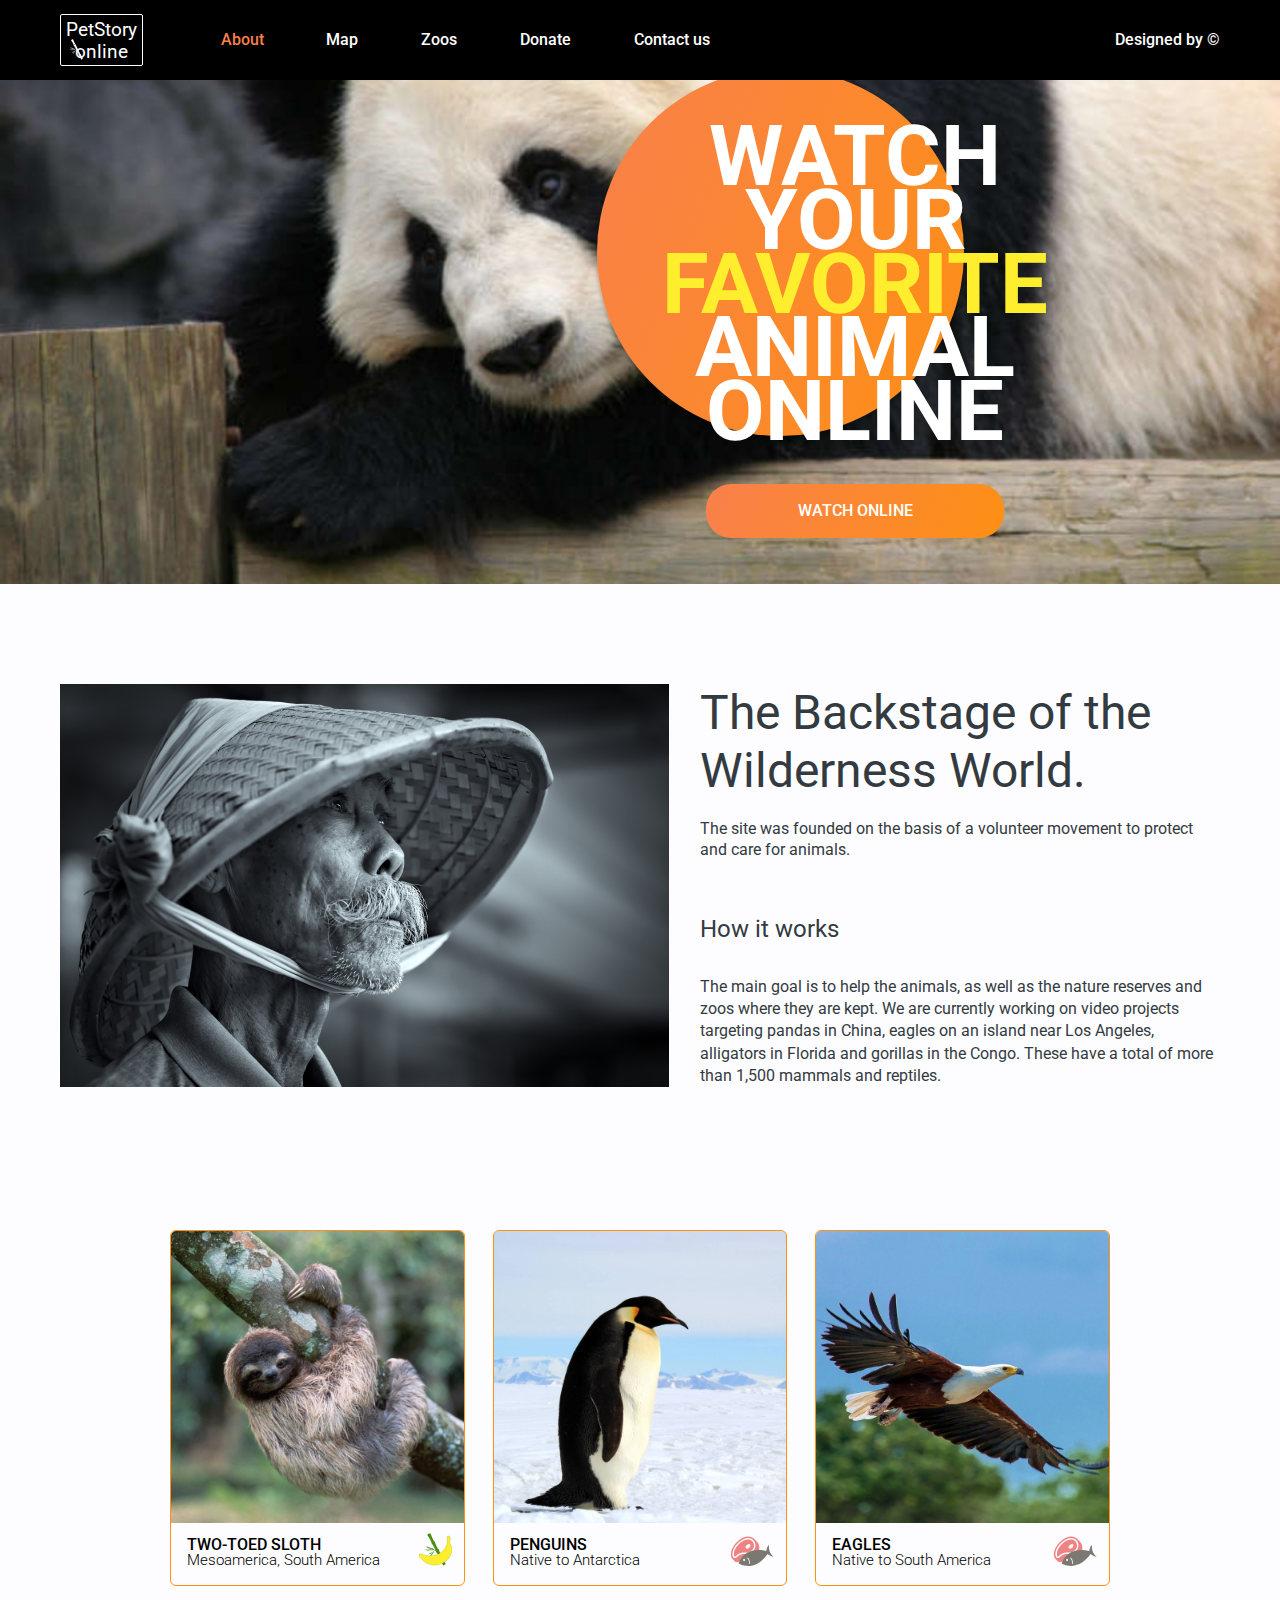
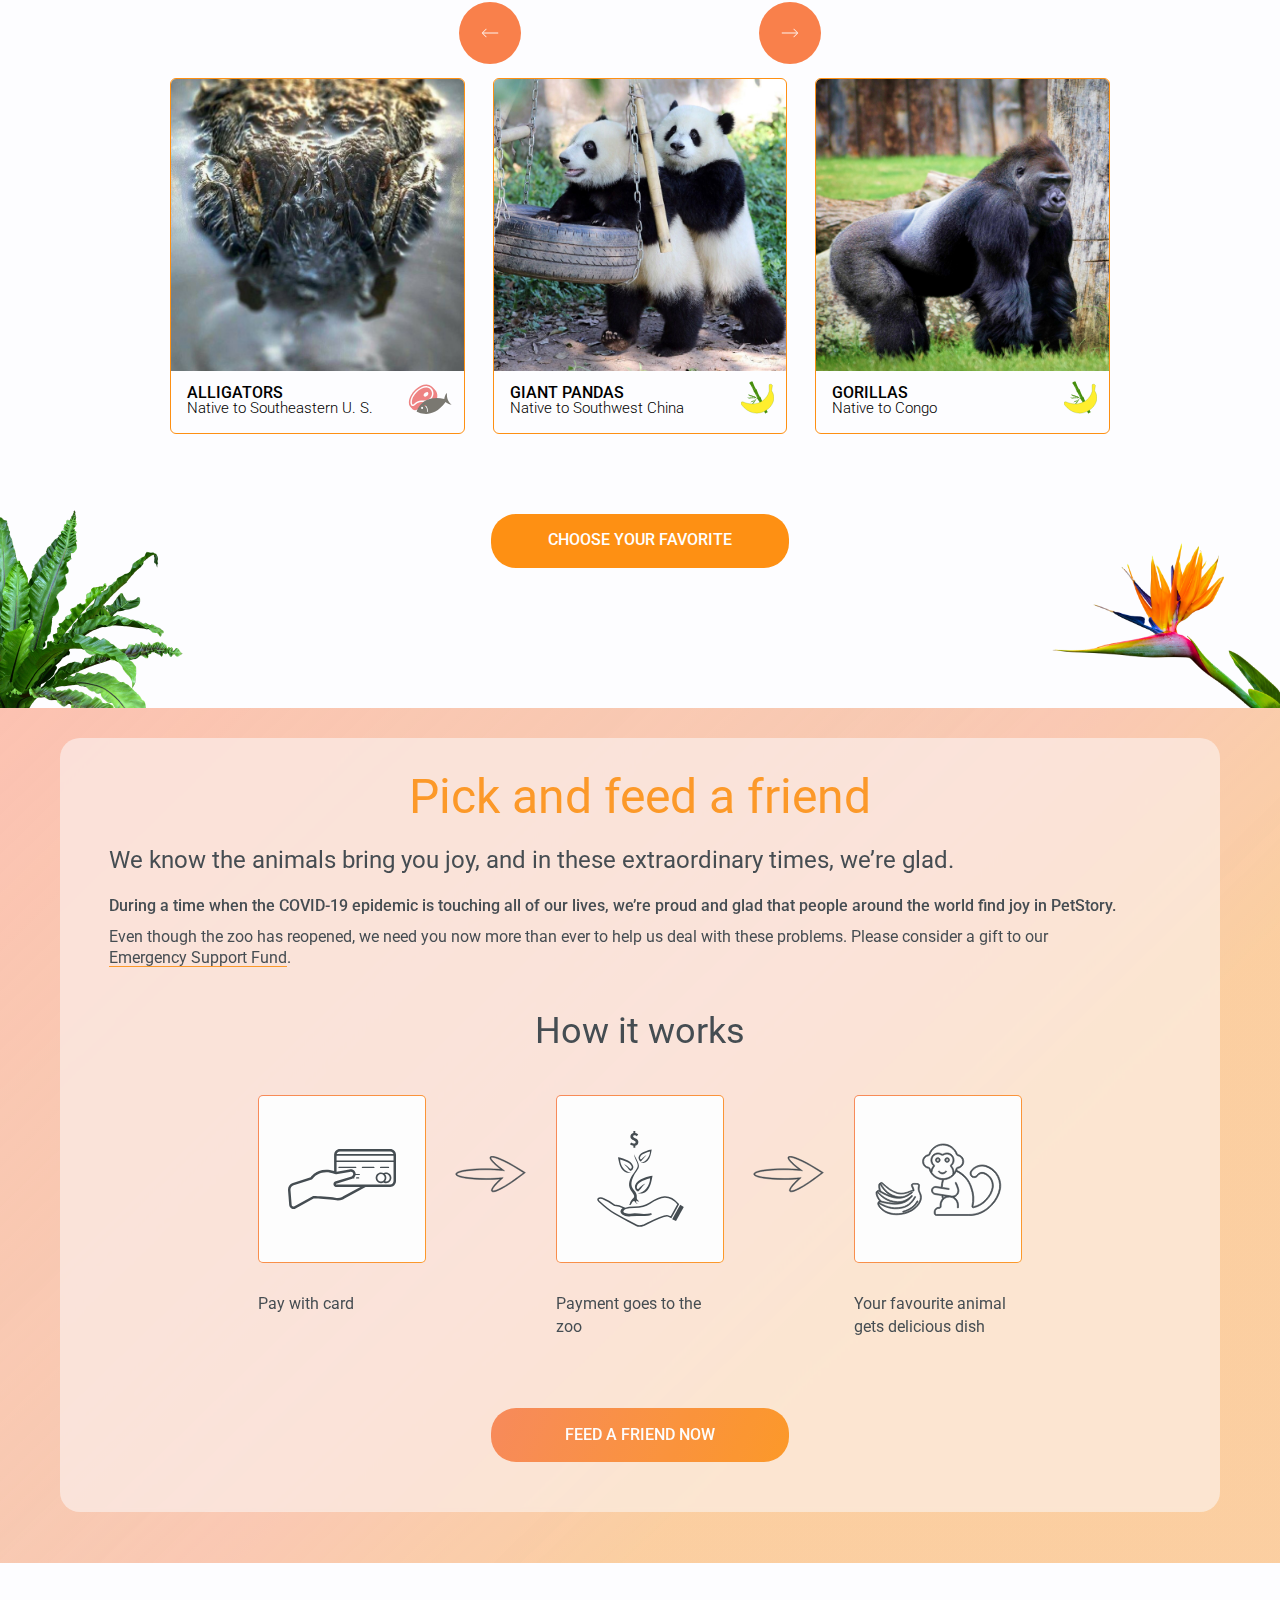
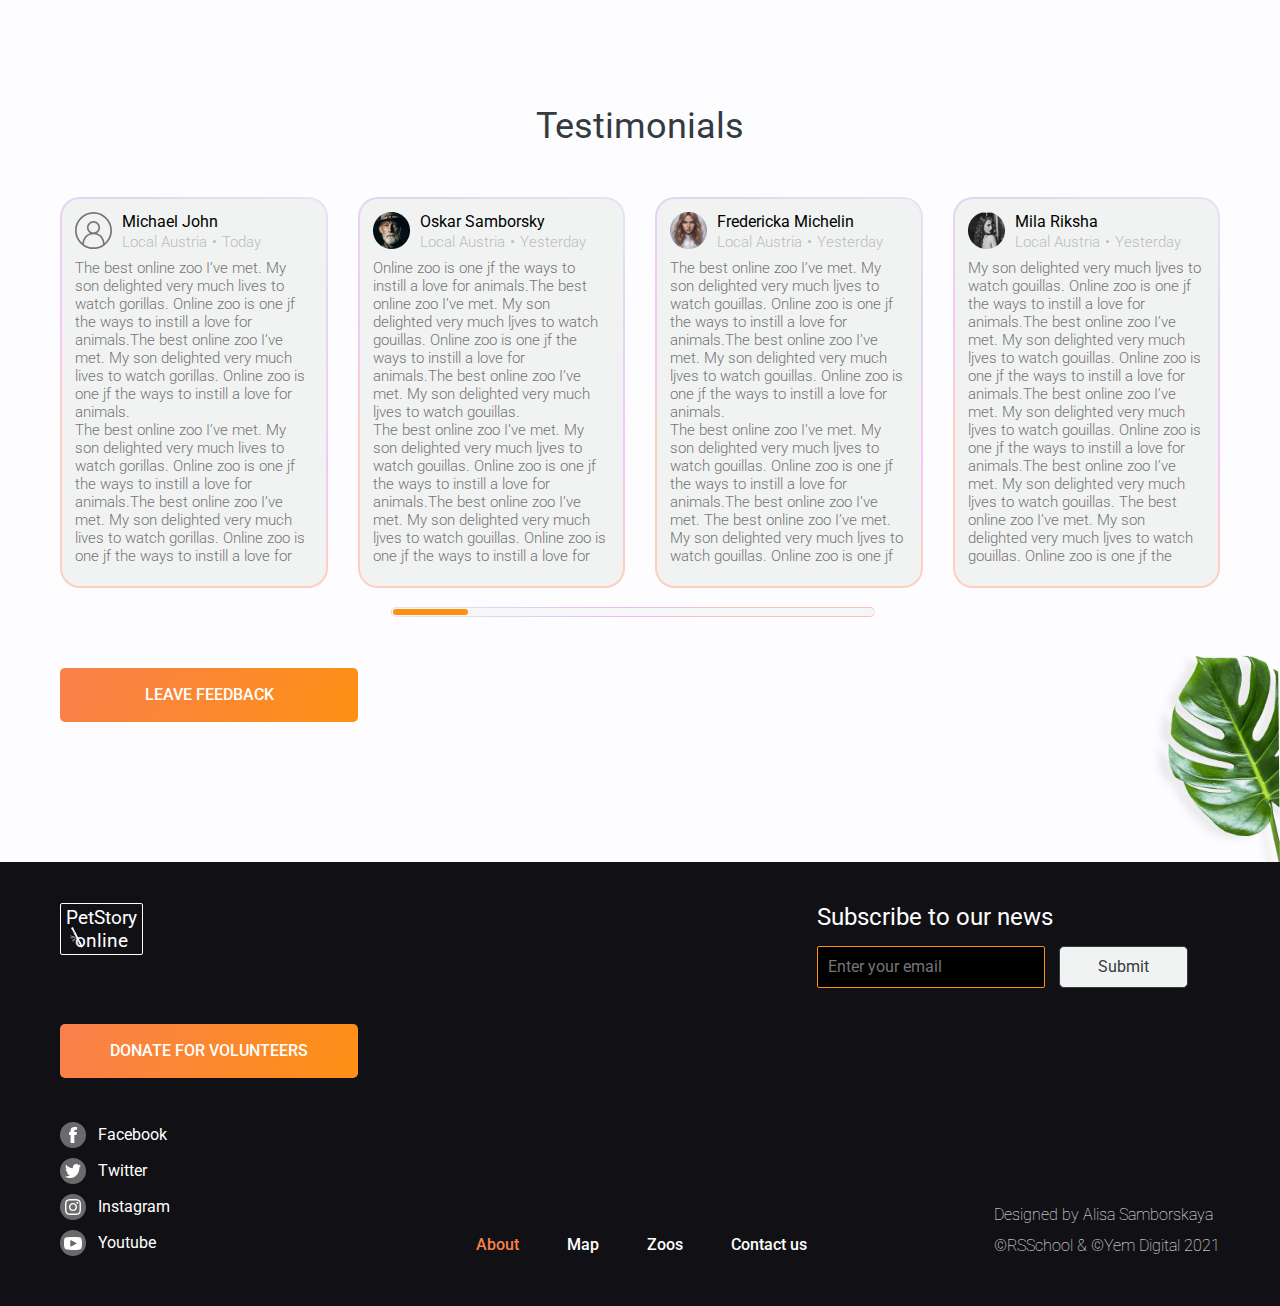
<file: index.html>
<!DOCTYPE html>
<html lang="en">
<head>
    <meta charset="UTF-8">
    <meta name="viewport" content="width=device-width, initial-scale=1.0"/>
    <link rel="stylesheet" type="text/css" href="/assets/css/normalize.css"/>
    <link rel="stylesheet" type="text/css" href="/assets/css/styles.css"/>
    <title>OnlineZoo</title>
</head>
<body>
<div class="__container">
    <header class="header">
        <div class="header__dark-overlay"></div>
        <div class="header__container">
            <h1 class="header__logo logo">
                <a href="./" class="header__logo-description logo-description">PetStory online
                    <img src="/assets/icons/bamboo.svg" alt="bamboo">
                </a>
            </h1>
            <nav class="header__nav nav-menu">
                <ul class="nav-menu__list">
                    <li class="nav-menu__item"><a href="./" class="nav-menu__link nav-menu__link_active">About</a></li>
                    <li class="nav-menu__item"><a href="#" class="nav-menu__link">Map</a></li>
                    <li class="nav-menu__item"><a href="#" class="nav-menu__link">Zoos</a></li>
                    <li class="nav-menu__item"><a href="/donate/" class="nav-menu__link">Donate</a></li>
                    <li class="nav-menu__item"><a href="#" class="nav-menu__link">Contact us</a></li>
                </ul>
            </nav>
            <div class="header__copyright">
                <a href="https://www.figma.com/file/jfEFwkXVj1WRq7sUHDr8os/PetStory-online">Designed by ©</a>
            </div>
            <a class="burger-menu__icon" href="#"><span></span></a>
        </div>
    </header>
    <section class="top">
        <div class="top__container">
            <div class="top__content">
                <div class="top__description">WATCH<br>YOUR<br><span class="top__description_yellow">FAVORITE</span><br>ANIMAL<br>ONLINE
                </div>
                <div class="top__btn orange-btn">
                    <a href="#" class="orange-btn__text">WATCH ONLINE</a>
                </div>
            </div>
        </div>
    </section>
    <main class="main">
        <div class="main__container">
            <div class="backstage">
                <div class="backstage__container">
                    <div class="backstage__image">
                        <img src="/assets/img/bamboo-cap.jpg" alt="bamboo-cap">
                    </div>
                    <div class="backstage__description">
                        <p class="backstage__h1">The Backstage of the Wilderness World.</p>
                        <p class="backstage__p1">The site was founded on the basis of a volunteer movement to protect
                            and care for animals.</p>
                        <p class="backstage__h2">How it works </p>
                        <p class="backstage__p2">The main goal is to help the animals, as well as the nature reserves
                            and zoos where they are kept. We are currently working on video projects targeting pandas in
                            China, eagles on an island near Los Angeles, alligators in Florida and gorillas in the
                            Congo. These have a total of more than 1,500 mammals and reptiles.</p>
                    </div>
                </div>
            </div>

            <div class="main__top-right-img"></div>
            <div class="main__bottom-right-img"></div>
            <div class="main__bottom-left-img"></div>

            <div class="choose-favorite">
                <div class="choose-favorite__container">
                    <div class="favorite-carousel">
                        <div class="favorite-carousel__arrow favorite-carousel__arrow_left">
                            <img src="/assets/icons/arrow-left.svg" alt="arrow-left">
                        </div>
                        <div class="favorite-carousel__arrow favorite-carousel__arrow_right">
                            <img src="/assets/icons/arrow-right.svg" alt="arrow-right">
                        </div>
                        <div class="favorite-carousel__container">
                            <div class="favorite-carousel__slider"></div>
                            <div class="favorite-carousel__items">
                                <div class="favorite-carousel__item favorite-item">
                                    <div class="favorite-item__img">
                                        <img src="/assets/img/fav1.jpg" alt="pandas">
                                    </div>
                                    <div class="favorite-item__text">
                                        <div class="favorite-item__left">
                                            <div class="favorite-item__title">giant Pandas</div>
                                            <div class="favorite-item__description">Native to Southwest China</div>
                                        </div>
                                        <div class="favorite-item__icon">
                                            <img src="/assets/icons/banana-bamboo.svg" alt="banana-bamboo-icon">
                                        </div>
                                    </div>
                                </div>

                                <div class="favorite-carousel__item favorite-item">
                                    <div class="favorite-item__img">
                                        <img src="/assets/img/fav2.jpg" alt="eagles">
                                    </div>
                                    <div class="favorite-item__text">
                                        <div class="favorite-item__left">
                                            <div class="favorite-item__title">Eagles</div>
                                            <div class="favorite-item__description">Native to South America</div>
                                        </div>
                                        <div class="favorite-item__icon">
                                            <img src="/assets/icons/meat-fish.svg" alt="meat-fish-icon">
                                        </div>
                                    </div>
                                </div>

                                <div class="favorite-carousel__item favorite-item">
                                    <div class="favorite-item__img">
                                        <img src="/assets/img/fav3.jpg" alt="gorillas">
                                    </div>
                                    <div class="favorite-item__text">
                                        <div class="favorite-item__left">
                                            <div class="favorite-item__title">Gorillas</div>
                                            <div class="favorite-item__description">Native to Congo</div>
                                        </div>
                                        <div class="favorite-item__icon">
                                            <img src="/assets/icons/banana-bamboo.svg" alt="banana-bamboo-icon">
                                        </div>
                                    </div>
                                </div>

                                <div class="favorite-carousel__item favorite-item">
                                    <div class="favorite-item__img">
                                        <img src="/assets/img/fav4.jpg" alt="sloth">
                                    </div>
                                    <div class="favorite-item__text">
                                        <div class="favorite-item__left">
                                            <div class="favorite-item__title">Two-toed Sloth</div>
                                            <div class="favorite-item__description">Mesoamerica, South America</div>
                                        </div>
                                        <div class="favorite-item__icon">
                                            <img src="/assets/icons/banana-bamboo.svg" alt="banana-bamboo-icon">
                                        </div>
                                    </div>
                                </div>

                                <div class="favorite-carousel__item favorite-item">
                                    <div class="favorite-item__img">
                                        <img src="/assets/img/fav5.jpg" alt="eagles">
                                    </div>
                                    <div class="favorite-item__text">
                                        <div class="favorite-item__left">
                                            <div class="favorite-item__title">Cheetahs</div>
                                            <div class="favorite-item__description">Native to Africa</div>
                                        </div>
                                        <div class="favorite-item__icon">
                                            <img src="/assets/icons/meat-fish.svg" alt="meat-fish-icon">
                                        </div>
                                    </div>
                                </div>

                                <div class="favorite-carousel__item favorite-item">
                                    <div class="favorite-item__img">
                                        <img src="/assets/img/fav6.jpg" alt="pandas">
                                    </div>
                                    <div class="favorite-item__text">
                                        <div class="favorite-item__left">
                                            <div class="favorite-item__title">Penguins</div>
                                            <div class="favorite-item__description">Native to Antarctica</div>
                                        </div>
                                        <div class="favorite-item__icon">
                                            <img src="/assets/icons/meat-fish.svg" alt="meat-fish-icon">
                                        </div>
                                    </div>
                                </div>
                                <div class="favorite-carousel__item favorite-item">
                                    <div class="favorite-item__img">
                                        <img src="/assets/img/fav7.jpg" alt="alligator">
                                    </div>
                                    <div class="favorite-item__text">
                                        <div class="favorite-item__left">
                                            <div class="favorite-item__title">Alligators</div>
                                            <div class="favorite-item__description">Native to Southeastern U. S.</div>
                                        </div>
                                        <div class="favorite-item__icon">
                                            <img src="/assets/icons/meat-fish.svg" alt="meet-fish-icon">
                                        </div>
                                    </div>
                                </div>
                                <div class="favorite-carousel__item favorite-item">
                                    <div class="favorite-item__img">
                                        <img src="/assets/img/fav8.jpg" alt="gorillas">
                                    </div>
                                    <div class="favorite-item__text">
                                        <div class="favorite-item__left">
                                            <div class="favorite-item__title">Gorillas</div>
                                            <div class="favorite-item__description">Native to Congo</div>
                                        </div>
                                        <div class="favorite-item__icon">
                                            <img src="/assets/icons/banana-bamboo.svg" alt="banana-bamboo-icon">
                                        </div>
                                    </div>
                                </div>
                            </div>
                        </div>
                    </div>
                    <div class="favorite-item__btn orange-btn">
                        <a href="#" class="orange-btn__text">Choose your favorite</a>
                    </div>
                </div>
            </div>
        </div>
    </main>
    <section class="feed-friend">
        <div class="feed-friend__container">
            <div class="feed-friend__pick pick">
                <div class="pick__title">Pick and feed a friend</div>
                <div class="pick__subtitle">We know the animals bring you joy, and in these extraordinary times, we’re
                    glad.
                </div>
                <div class="pick__main-description">During a time when the COVID-19 epidemic is touching all of our
                    lives, we’re proud and glad that people around the world find joy in PetStory.
                </div>
                <div class="pick__description">Even though the zoo has reopened, we need you now more than ever to help
                    us deal with these problems. Please consider a gift to our <a href="/donate/">Emergency Support
                        Fund</a>.
                </div>
            </div>
            <div class="feed-friend__how-it-works how-it-works">
                <div class="how-it-works__title">How it works</div>
                <div class="how-it-works__example example">
                    <div class="example__item">
                        <div class="example__item_img">
                            <img src="/assets/icons/pay.svg" alt="pay">
                        </div>
                        <div class="example__item_text">Pay with card</div>
                    </div>
                    <div class="example__item">
                        <div class="example__item_img">
                            <img src="/assets/icons/zoo.svg" alt="zoo">
                        </div>
                        <div class="example__item_text">Payment goes to the zoo</div>
                    </div>
                    <div class="example__item">
                        <div class="example__item_img">
                            <img src="/assets/icons/monkey.svg" alt="monkey">
                        </div>
                        <div class="example__item_text">Your favourite animal gets delicious dish</div>
                    </div>
                </div>
            </div>
            <div class="feed-friend__btn orange-btn">
                <a href="#" class="orange-btn__text">feed a friend now</a>
            </div>
        </div>
    </section>
    <section class="testimonials">
        <div class="testimonials__container">
            <div class="testimonials__header">Testimonials</div>
            <div class="testimonials__list-wrapper">
                <div class="testimonials__list list-testimonials">
                    <div class="list-testimonials__item testimonials-item">
                        <div class="testimonials-item__container">
                            <div class="list-testimonials__header testimonials-header">
                                <div class="testimonials-header__icon">
                                    <img src="/assets/icons/user_icon.svg" alt="user_icon">
                                </div>
                                <div class="testimonials-header__name">Michael John</div>
                                <div class="testimonials-header__local">
                                    <span>Local Austria</span><span>Today</span>
                                </div>
                                <div class="testimonials-header__time"></div>
                            </div>
                            <div class="list-testimonials__text">
                                The best online zoo I’ve met. My son delighted very much lives to watch gorillas. Online
                                zoo is one jf the ways to instill a love for animals.The best online zoo I’ve met. My
                                son delighted very much lives to watch gorillas. Online zoo is one jf the ways to
                                instill a love for animals.
                                <br/>The best online zoo I’ve met. My son delighted very much lives to watch gorillas.
                                Online zoo is one jf the ways to instill a love for animals.The best online zoo I’ve
                                met. My son delighted very much lives to watch gorillas. Online zoo is one jf the ways
                                to instill a love for animals.
                            </div>
                        </div>
                    </div>
                    <div class="list-testimonials__item testimonials-item">
                        <div class="testimonials-item__container">
                            <div class="list-testimonials__header testimonials-header">
                                <div class="testimonials-header__icon">
                                    <img src="/assets/img/oskar.png" alt="user_icon">
                                </div>
                                <div class="testimonials-header__name">Oskar Samborsky</div>
                                <div class="testimonials-header__local">
                                    <span>Local Austria</span><span>Yesterday</span>
                                </div>
                            </div>
                            <div class="list-testimonials__text">
                                Online zoo is one jf the ways to instill a love for animals.The best online zoo I’ve
                                met. My son delighted very much ljves to watch gouillas. Online zoo is one jf the ways
                                to instill a love for animals.The best online zoo I’ve met. My son delighted very much
                                ljves to watch gouillas.
                                <br/>The best online zoo I’ve met. My son delighted very much ljves to watch gouillas.
                                Online zoo is one jf the ways to instill a love for animals.The best online zoo I’ve
                                met. My son delighted very much ljves to watch gouillas. Online zoo is one jf the ways
                                to instill a love for animals.
                                The best online zoo I’ve met. My son delighted very much ljves to watch gouillas. Online
                                zoo is one jf the ways to instill a love for animals.The best online zoo I’ve met. My
                                son delighted very much ljves to watch gouillas. Online zoo is one jf the ways to
                                instill a love for animals.
                            </div>
                        </div>
                    </div>
                    <div class="list-testimonials__item testimonials-item">
                        <div class="testimonials-item__container">
                            <div class="list-testimonials__header testimonials-header">
                                <div class="testimonials-header__icon">
                                    <img src="/assets/img/frederika.png" alt="user_icon">
                                </div>
                                <div class="testimonials-header__name">Fredericka Michelin</div>
                                <div class="testimonials-header__local">
                                    <span>Local Austria</span><span>Yesterday</span>
                                </div>
                            </div>
                            <div class="list-testimonials__text">
                                The best online zoo I’ve met. My son delighted very much ljves to watch gouillas. Online
                                zoo is one jf the ways to instill a love for animals.The best online zoo I’ve met. My
                                son delighted very much ljves to watch gouillas. Online zoo is one jf the ways to
                                instill a love for animals.
                                <br/>The best online zoo I’ve met. My son delighted very much ljves to watch gouillas.
                                Online zoo is one jf the ways to instill a love for animals.The best online zoo I’ve
                                met.
                                The best online zoo I’ve met. My son delighted very much ljves to watch gouillas. Online
                                zoo is one jf the ways to instill a love for animals.The best online zoo I’ve met. My
                                son delighted very much ljves to watch gouillas. Online zoo is one jf the ways to
                                instill a love for animals.
                            </div>
                        </div>
                    </div>
                    <div class="list-testimonials__item testimonials-item">
                        <div class="testimonials-item__container">
                            <div class="list-testimonials__header testimonials-header">
                                <div class="testimonials-header__icon">
                                    <img src="/assets/img/mila.png" alt="user_icon">
                                </div>
                                <div class="testimonials-header__name">Mila Riksha</div>
                                <div class="testimonials-header__local">
                                    <span>Local Austria</span><span>Yesterday</span>
                                </div>
                            </div>
                            <div class="list-testimonials__text">
                                My son delighted very much ljves to watch gouillas. Online zoo is one jf the ways to
                                instill a love for animals.The best online zoo I’ve met. My son delighted very much
                                ljves to watch gouillas. Online zoo is one jf the ways to instill a love for animals.The
                                best online zoo I’ve met. My son delighted very much ljves to watch gouillas. Online zoo
                                is one jf the ways to instill a love for animals.The best online zoo I’ve met. My son
                                delighted very much ljves to watch gouillas.
                                The best online zoo I’ve met. My son delighted very much ljves to watch gouillas. Online
                                zoo is one jf the ways to instill a love for animals.The best online zoo I’ve met. My
                                son delighted very much ljves to watch gouillas. Online zoo is one jf the ways to
                                instill a love for animals.
                            </div>
                        </div>
                    </div>
                    <div class="list-testimonials__item testimonials-item">
                        <div class="testimonials-item__container">
                            <div class="list-testimonials__header testimonials-header">
                                <div class="testimonials-header__icon">
                                    <img src="/assets/icons/user_icon.svg" alt="user_icon">
                                </div>
                                <div class="testimonials-header__name">Kim Miller</div>
                                <div class="testimonials-header__local">
                                    <span>Local Netherlands</span><span>Today</span>
                                </div>
                                <div class="testimonials-header__time"></div>
                            </div>
                            <div class="list-testimonials__text">
                                Lorem ipsum dolor sit amet, consectetur adipiscing elit. Donec odio nunc, malesuada nec
                                nisl ornare, volutpat luctus libero. Quisque congue libero eu dui varius, vel venenatis
                                neque pharetra. Maecenas in molestie turpis. Nam in venenatis sapien. Morbi laoreet,
                                sapien eu venenatis viverra, leo justo sagittis est, sed pellentesque ipsum mauris vitae
                                urna. Etiam ligula lorem, interdum at tempus at, cursus quis ex. Donec vel ex mi. Nunc
                                quis eleifend sapien, ac ultricies ligula. Maecenas convallis quis odio et tincidunt.
                                Quisque cursus pretium libero eu laoreet.
                            </div>
                        </div>
                    </div>
                    <div class="list-testimonials__item testimonials-item">
                        <div class="testimonials-item__container">
                            <div class="list-testimonials__header testimonials-header">
                                <div class="testimonials-header__icon">
                                    <img src="/assets/icons/user_icon.svg" alt="user_icon">
                                </div>
                                <div class="testimonials-header__name">Nadin Davis</div>
                                <div class="testimonials-header__local">
                                    <span>Local Germany</span><span>Today</span>
                                </div>
                                <div class="testimonials-header__time"></div>
                            </div>
                            <div class="list-testimonials__text">
                                Morbi sagittis porta leo ut consectetur. Etiam lobortis condimentum odio, sed feugiat
                                dui dictum eget. Pellentesque sed ornare orci. Nullam a lorem ac nisi condimentum
                                accumsan. Vivamus fringilla lacus nulla, eget porttitor sem tempor et. Nunc bibendum
                                scelerisque velit, sit amet iaculis ex pretium nec. Aliquam molestie sed massa et
                                vehicula. Duis convallis sed risus at consequat. Phasellus placerat nisi arcu, in
                                volutpat magna condimentum sed.
                            </div>
                        </div>
                    </div>
                    <div class="list-testimonials__item testimonials-item">
                        <div class="testimonials-item__container">
                            <div class="list-testimonials__header testimonials-header">
                                <div class="testimonials-header__icon">
                                    <img src="/assets/icons/user_icon.svg" alt="user_icon">
                                </div>
                                <div class="testimonials-header__name">Michael Garcia</div>
                                <div class="testimonials-header__local">
                                    <span>Local Spain</span><span>Today</span>
                                </div>
                                <div class="testimonials-header__time"></div>
                            </div>
                            <div class="list-testimonials__text">
                                Curabitur porta non nunc ac venenatis. Nulla nec justo in nibh pulvinar blandit. Cras
                                vitae tempus arcu, at imperdiet massa. Sed efficitur justo vel nulla semper, non
                                vestibulum velit pellentesque. Sed ornare, odio nec dictum accumsan, orci nulla pretium
                                arcu, ornare posuere lacus nunc vitae enim. Morbi et nunc quam. Integer sit amet
                                lobortis diam, a semper elit. Duis sed mi diam. Aliquam tincidunt odio ex. In pharetra,
                                mauris vel aliquet iaculis, ipsum ex feugiat eros, interdum semper dolor ipsum id orci.
                                Ut sit amet magna lacus. Duis id quam vulputate, pharetra est id, luctus ante. Nulla
                                facilisi. Etiam dictum velit vitae eleifend elementum. Curabitur eget augue semper lacus
                                scelerisque rhoncus.
                            </div>
                        </div>
                    </div>
                    <div class="list-testimonials__item testimonials-item">
                        <div class="testimonials-item__container">
                            <div class="list-testimonials__header testimonials-header">
                                <div class="testimonials-header__icon">
                                    <img src="/assets/icons/user_icon.svg" alt="user_icon">
                                </div>
                                <div class="testimonials-header__name">Kelly Brown</div>
                                <div class="testimonials-header__local">
                                    <span>Local USA</span><span>Today</span>
                                </div>
                                <div class="testimonials-header__time"></div>
                            </div>
                            <div class="list-testimonials__text">
                                Vestibulum accumsan hendrerit mi in cursus. Vestibulum mollis turpis elit, nec faucibus
                                enim accumsan at. Fusce rutrum arcu in lorem congue, a pharetra sapien consequat.
                                Integer ullamcorper, nisl tempus congue malesuada, lectus justo mollis leo, ut
                                pellentesque ante risus ac ipsum. Ut semper, justo ac vestibulum tempor, ipsum risus
                                mollis sem, ac scelerisque lacus metus quis lacus. Nullam pretium, urna vel rutrum
                                consequat, dui orci egestas dui, vitae ullamcorper metus sapien sit amet massa. Nullam
                                metus urna, pretium nec sagittis vitae, posuere et est. Morbi in nisl dictum nisi
                                interdum tempor eget at ex. Integer ac ante ac metus pharetra accumsan. Proin velit
                                tellus, semper sit amet risus sit amet, maximus fringilla massa. Nam auctor ornare
                                mauris pharetra tincidunt. Phasellus eu aliquet tortor, id facilisis lorem. Mauris
                                pulvinar congue enim vitae placerat.
                            </div>
                        </div>
                    </div>
                    <div class="list-testimonials__item testimonials-item">
                        <div class="testimonials-item__container">
                            <div class="list-testimonials__header testimonials-header">
                                <div class="testimonials-header__icon">
                                    <img src="/assets/icons/user_icon.svg" alt="user_icon">
                                </div>
                                <div class="testimonials-header__name">Jennifer Trudeau</div>
                                <div class="testimonials-header__local">
                                    <span>Local French</span><span>Today</span>
                                </div>
                                <div class="testimonials-header__time"></div>
                            </div>
                            <div class="list-testimonials__text">
                                Donec ornare mollis dolor id egestas. Suspendisse pellentesque sapien ut lacus sagittis,
                                at pharetra ante facilisis. Proin quis nulla turpis. Praesent ligula augue, imperdiet in
                                pellentesque id, ultrices ut dui. Vestibulum et posuere metus. Nam scelerisque mauris a
                                metus mattis, accumsan porttitor dolor feugiat. Proin suscipit tristique purus, vel
                                suscipit velit pellentesque vel. Sed ut cursus orci. Mauris rutrum sem ut risus vehicula
                                laoreet.
                            </div>
                        </div>
                    </div>
                    <div class="list-testimonials__item testimonials-item">
                        <div class="testimonials-item__container">
                            <div class="list-testimonials__header testimonials-header">
                                <div class="testimonials-header__icon">
                                    <img src="/assets/icons/user_icon.svg" alt="user_icon">
                                </div>
                                <div class="testimonials-header__name">Jared Martin</div>
                                <div class="testimonials-header__local">
                                    <span>Local Australia</span><span>Today</span>
                                </div>
                                <div class="testimonials-header__time"></div>
                            </div>
                            <div class="list-testimonials__text">
                                Nam tempus dignissim eros, in malesuada lacus luctus eget. Maecenas quis quam eleifend,
                                tincidunt lectus id, auctor nisi. Maecenas bibendum vestibulum ornare. Nulla in laoreet
                                lectus, quis dignissim lectus. Nam a dui mollis, elementum velit eu, eleifend lorem.
                                Nulla at velit et dolor efficitur laoreet. Suspendisse finibus justo vel turpis
                                accumsan, nec sagittis diam dignissim. Donec consequat mi tincidunt bibendum semper.
                                Quisque vel maximus nunc. Pellentesque scelerisque elementum urna, scelerisque sodales
                                mauris ultrices ac. Ut diam augue, blandit eu risus at, finibus porttitor eros. Etiam
                                placerat felis ac dui pharetra, ac interdum nibh ullamcorper. Mauris tempus venenatis
                                vehicula.
                            </div>
                        </div>
                    </div>
                    <div class="list-testimonials__item testimonials-item">
                        <div class="testimonials-item__container">
                            <div class="list-testimonials__header testimonials-header">
                                <div class="testimonials-header__icon">
                                    <img src="/assets/icons/user_icon.svg" alt="user_icon">
                                </div>
                                <div class="testimonials-header__name">Natalia Sokolova</div>
                                <div class="testimonials-header__local">
                                    <span>Local Russia</span><span>Today</span>
                                </div>
                                <div class="testimonials-header__time"></div>
                            </div>
                            <div class="list-testimonials__text">
                                Integer at ligula purus. In mollis lacus turpis, et aliquam odio pretium vel. Ut eros
                                metus, aliquam a mattis sed, dignissim vitae dolor. Maecenas nibh est, luctus nec
                                imperdiet et, malesuada at nibh. Pellentesque accumsan nisl egestas, dapibus risus nec,
                                tempor libero. Orci varius natoque penatibus et magnis dis parturient montes, nascetur
                                ridiculus mus. Nulla nec sem dignissim, commodo arcu vel, blandit risus. Nulla facilisi.
                                Praesent imperdiet lacus non mi commodo tempus.
                            </div>
                        </div>
                    </div>
                </div>
                <div class="list-testimonials__scroll testimonials-scroll">
                    <input class="testimonials-scroll__bar" type="range" min="0" max="7" value="0"/>
                </div>
            </div>
            <div class="testimonials__btn orange-btn">
                <a href="#" class="orange-btn__text">Leave feedback</a>
            </div>
            <div class="testimonials__img"></div>
        </div>
    </section>

    <footer class="footer">
        <div class="footer__container">
            <div class="footer__top top-footer">
                <div class="footer__logo logo">
                    <a href="./" class="footer__logo-description logo-description">PetStory online
                        <img src="/assets/icons/bamboo.svg" alt="bamboo">
                    </a>
                </div>
                <div class="top-footer__subscribe subscribe">
                    <div class="subscribe__title">Subscribe to our news</div>
                    <form onclick="event.preventDefault()">
                        <input class="subscribe__input" type="email" required placeholder="Enter your email">
                        <button class="subscribe__submit" type="submit">Submit</button>
                    </form>
                </div>
            </div>
            <div class="footer_middle">
                <div class="footer__btn orange-btn">
                    <a href="/donate/" class="orange-btn__text">donate for volunteers</a>
                </div>
            </div>
            <div class="footer_bottom">
                <ul class="footer__media media">
                    <li class="media__item item-media">
                        <div class="item-media__container">
                            <a class="social social_facebook" href="https://www.facebook.com/">Facebook</a>
                        </div>
                    </li>
                    <li class="media__item item-media">
                        <div class="item-media__container">
                            <a class="social social_twitter" href="https://twitter.com/">Twitter</a>
                        </div>
                    </li>
                    <li class="media__item item-media">
                        <div class="item-media__container">
                            <a class="social social_instagram" href="https://www.instagram.com/">Instagram</a>
                        </div>
                    </li>
                    <li class="media__item item-media">
                        <div class="item-media__container">
                            <a class="social social_youtube" href="https://www.youtube.com/">Youtube</a>
                        </div>
                    </li>
                </ul>
                <nav class="footer__nav nav-menu">
                    <ul class="nav-menu__list">
                        <li class="nav-menu__item"><a href="./" class="nav-menu__link nav-menu__link_active">About</a>
                        </li>
                        <li class="nav-menu__item"><a href="#" class="nav-menu__link">Map</a></li>
                        <li class="nav-menu__item"><a href="#" class="nav-menu__link">Zoos</a></li>
                        <li class="nav-menu__item"><a href="#" class="nav-menu__link">Contact us</a></li>
                    </ul>
                </nav>
                <div class="footer__copyright copyright-footer">
                    <div class="copyright-footer__designer">Designed by Alisa Samborskaya</div>
                    <div class="copyright-footer__school">©RSSchool & ©Yem Digital 2021</div>
                </div>
            </div>
        </div>
    </footer>
</div>
<div class="pop-up">
    <div class="pop-up__container">
        <div class="pop-up__content"></div>
        <div class="pop-up__close-btn"></div>
    </div>
</div>
</body>
<script src="/assets/js/script.js"></script>
<script src="/assets/js/slider.js"></script>
</html>
</file>
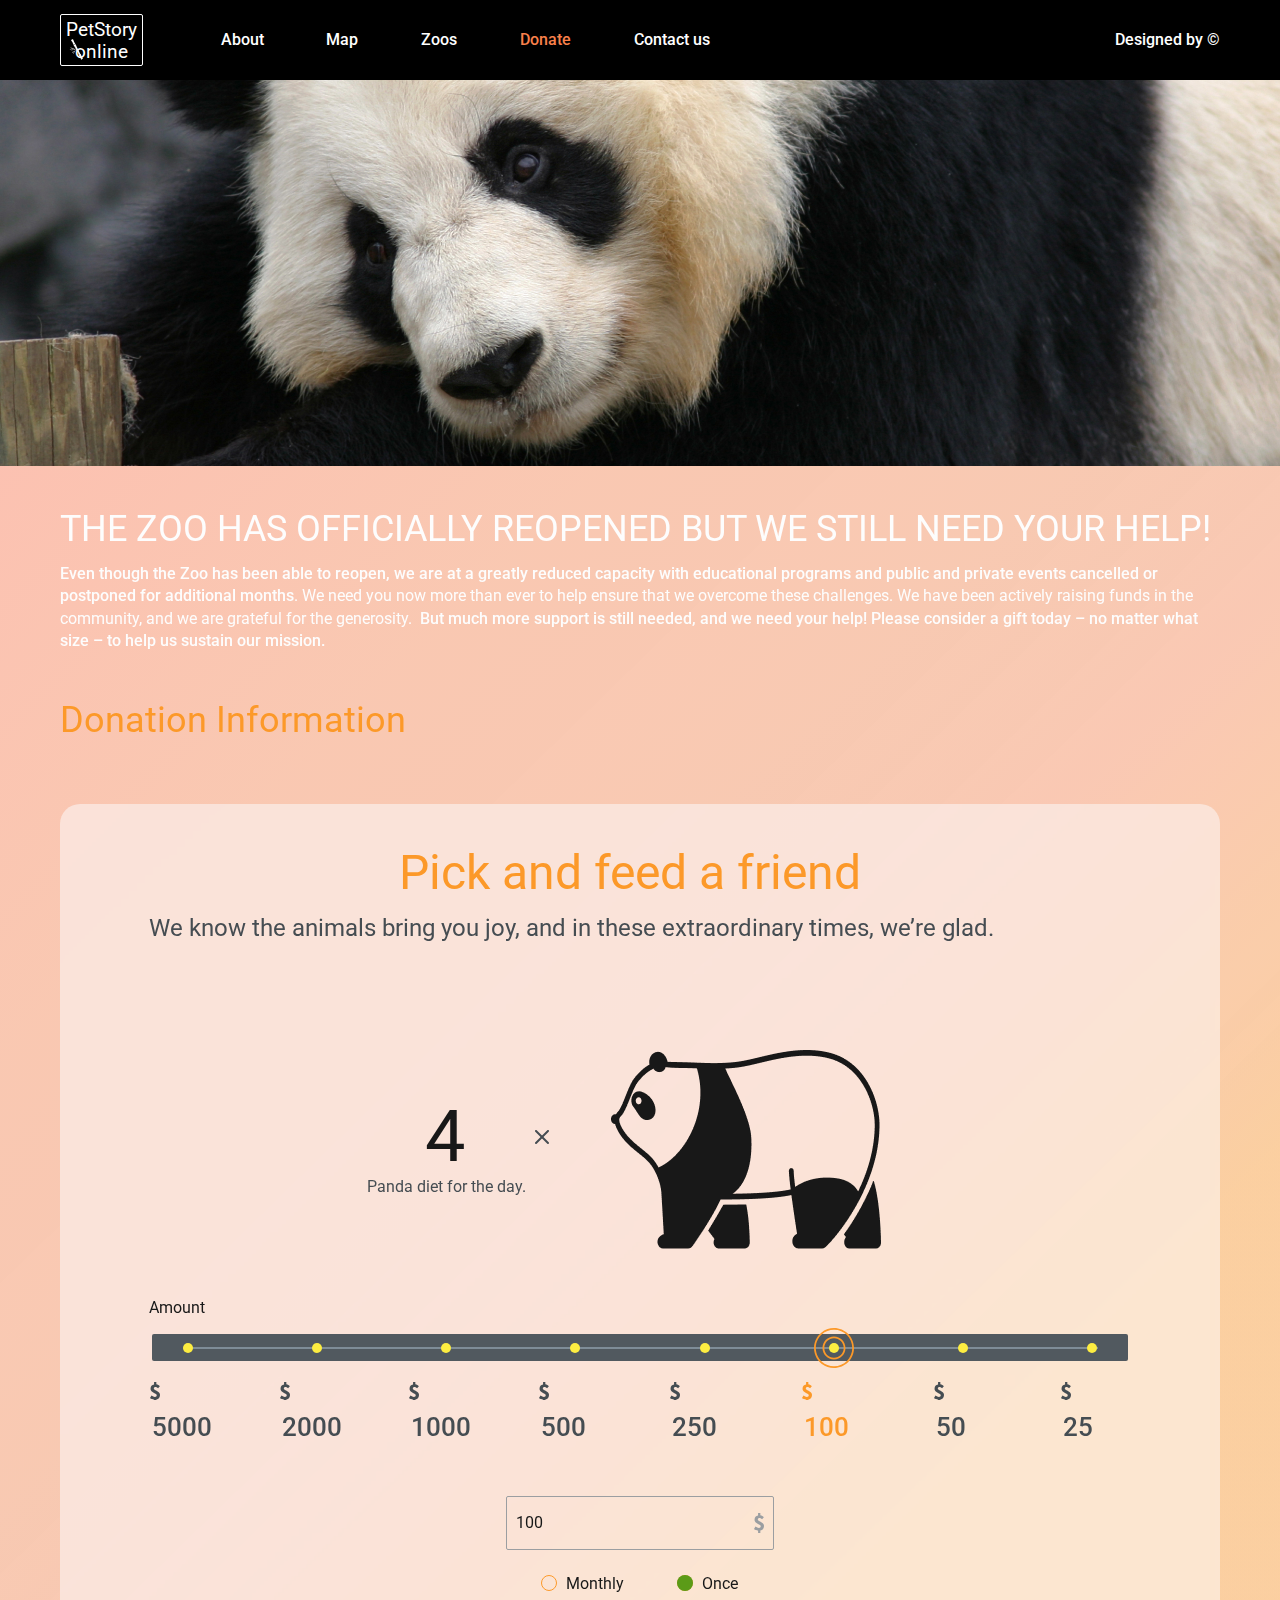
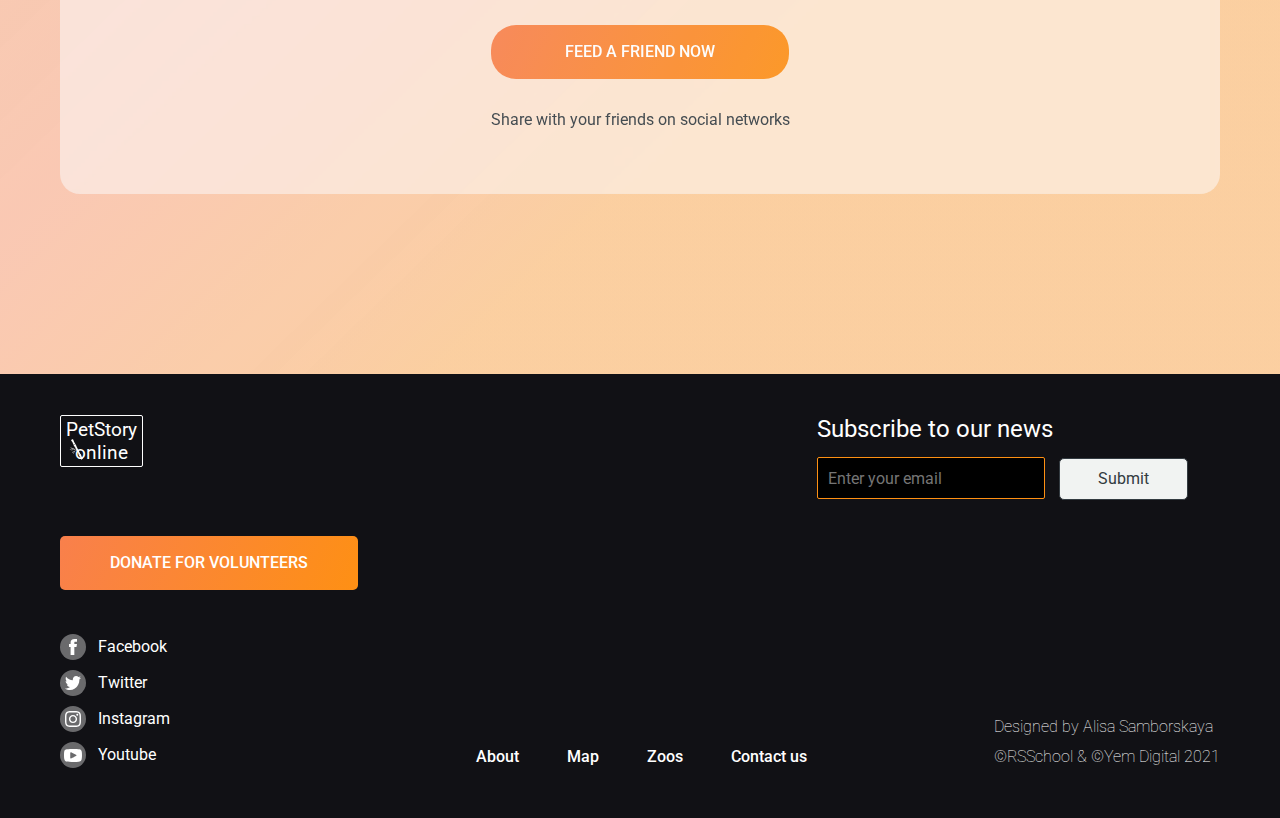
<file: donate/index.html>
<!DOCTYPE html>
<html lang="en">
<head>
    <meta charset="UTF-8">
    <meta name="viewport" content="width=device-width, initial-scale=1.0" />
    <link rel="stylesheet" type="text/css" href="/assets/css/normalize.css" />
    <link rel="stylesheet" type="text/css" href="/assets/css/styles.css" />
    <title>Donate</title>
</head>
<body>
<div class="__container">
    <header class="header">
        <div class="header__dark-overlay"></div>
        <div class="header__container">
            <h1 class="header__logo logo">
                <a href="/" class="header__logo-description logo-description">PetStory online
                    <img src="/assets/icons/bamboo.svg" alt="bamboo">
                </a>
            </h1>
            <nav class="header__nav nav-menu">
                <ul class="nav-menu__list">
                    <li class="nav-menu__item"><a href="/" class="nav-menu__link" >About</a></li>
                    <li class="nav-menu__item"><a href="#" class="nav-menu__link">Map</a></li>
                    <li class="nav-menu__item"><a href="#" class="nav-menu__link">Zoos</a></li>
                    <li class="nav-menu__item"><a href="./" class="nav-menu__link nav-menu__link_active">Donate</a></li>
                    <li class="nav-menu__item"><a href="#" class="nav-menu__link">Contact us</a></li>
                </ul>
            </nav>
            <div class="header__copyright">
                <a href="https://www.figma.com/file/jfEFwkXVj1WRq7sUHDr8os/PetStory-online">Designed by ©</a>
            </div>
            <a class="burger-menu__icon" href="#"><span></span></a>
        </div>
    </header>
    <section class="donate-top">
        <div class="donate-top__container">
            <div class="donate-top__img"></div>
        </div>
    </section>

    <div class="feed-friend_donate">
        <div class="feed-friend_donate__container">
            <div class="pick-feed-friend__help help-friend">
                <div class="help-friend__title">THE ZOO HAS OFFICIALLY REOPENED BUT WE STILL NEED YOUR HELP!</div>
                <div class="help-friend__description"><span class="help-friend__description-bold">Even though the Zoo has been able to reopen, we are at a greatly reduced capacity with educational programs and public and private events cancelled or postponed for additional months</span>. We need you now more than ever to help ensure that we overcome these challenges. We have been actively raising funds in the community, and we are grateful for the generosity. &nbsp;<span class="help-friend__description-bold">But much more support is still needed, and we need your help! Please consider a gift today – no matter what size – to help us sustain our mission.</span></div>
                <div class="help-friend__donation-info">Donation Information</div>
            </div>
            <div class="pick-feed-friend__pick donate-pick">
                <div class="donate-pick__container">
                    <div class="donate-pick__title ">Pick and feed a friend</div>
                    <div class="donate-pick__subtitle">We know the animals bring you joy, and in these extraordinary times, we’re glad.</div>
                    <div class="donate-pick-counter__container">
                        <div class="donate-pick-counter__diet pick-diet">
                            <div class="pick-diet__number">4</div>
                            <div class="pick-diet__description">Panda diet for the day.</div>
                        </div>
                        <div class="pick-counter__img-panda">
                            <img src="/assets/img/animals-widget.png" alt="panda">
                        </div>
                    </div>
                    <div class="pick-feed__donate">
                        <div class="pick-feed__amount">Amount</div>
                        <div class="pick-feed__hr-scroll hr-scroll">
                            <div class="hr-scroll__inner">
                                <div class="hr-scroll__dot"></div>
                                <div class="hr-scroll__dot"></div>
                                <div class="hr-scroll__dot"></div>
                                <div class="hr-scroll__dot"></div>
                                <div class="hr-scroll__dot"></div>
                                <div class="hr-scroll__dot hr-scroll__dot_selected"></div>
                                <div class="hr-scroll__dot"></div>
                                <div class="hr-scroll__dot"></div>
                            </div>
                        </div>
                        <div class="pick-feed__sum sum-pick">
                            <div class="sum-pick__item sum-pick__item_4digit">5000</div>
                            <div class="sum-pick__item sum-pick__item_4digit">2000</div>
                            <div class="sum-pick__item sum-pick__item_4digit">1000</div>
                            <div class="sum-pick__item sum-pick__item_3digit">500</div>
                            <div class="sum-pick__item sum-pick__item_3digit">250</div>
                            <div class="sum-pick__item sum-pick__item_3digit sum-pick__item_selected">100</div>
                            <div class="sum-pick__item sum-pick__item_2digit">50</div>
                            <div class="sum-pick__item sum-pick__item_2digit">25</div>
                        </div>
                    </div>
                    <form>
                        <div class="pick-feed__another-amount">
                            <span class="pick-feed__currency-sign">
                                <input id="input_amount" type="number" placeholder="Another amount" min="0" max="9999" maxlength="4" step="1"
                                       value="100"
                                       onkeydown="return event.keyCode !== 69"
                                       oninput="if (this.value.length > this.maxLength) this.value = this.value.slice(0, this.maxLength);"
                                />
                                <span></span>
                            </span>
                        </div>
                        <div class="pick-feed__radio-btn">
                            <label class="radio-btn">
                                <input type="radio" value="monthly" name="donate-frequency">
                                <span></span>
                                Monthly
                            </label>
                            <label class="radio-btn">
                                <input type="radio" value="once" name="donate-frequency" checked>
                                <span></span>
                                Once
                            </label>
                        </div>
                    </form>
                    <div class="pick-feed-friend__btn orange-btn">
                        <a href="#" class="orange-btn__text">feed a friend now</a>
                    </div>
                    <div class="pick-feed__share">Share with your friends on social networks</div>
                </div>
            </div>
        </div>
    </div>
    <footer class="footer">
        <div class="footer__container">
            <div class="footer__top top-footer">
                <div class="footer__logo logo">
                    <a href="/" class="footer__logo-description logo-description">PetStory online
                        <img src="/assets/icons/bamboo.svg" alt="bamboo">
                    </a>
                </div>
                <div class="top-footer__subscribe subscribe">
                    <div class="subscribe__title">Subscribe to our news</div>
                    <form onclick="event.preventDefault()">
                        <input class="subscribe__input" type="email" required placeholder="Enter your email">
                        <button class="subscribe__submit" type="submit">Submit</button>
                    </form>
                </div>
            </div>
            <div class="footer_middle">
                <div class="footer__btn orange-btn">
                    <a href="./" class="orange-btn__text">donate for volunteers</a>
                </div>
            </div>
            <div class="footer_bottom">
                <ul class="footer__media media">
                    <li class="media__item item-media">
                        <div class="item-media__container">
                            <a class="social social_facebook" href="https://www.facebook.com/">Facebook</a>
                        </div>
                    </li>
                    <li class="media__item item-media">
                        <div class="item-media__container">
                            <a class="social social_twitter" href="https://twitter.com/">Twitter</a>
                        </div>
                    </li>
                    <li class="media__item item-media">
                        <div class="item-media__container">
                            <a class="social social_instagram" href="https://www.instagram.com/">Instagram</a>
                        </div>
                    </li>
                    <li class="media__item item-media">
                        <div class="item-media__container">
                            <a class="social social_youtube" href="https://www.youtube.com/">Youtube</a>
                        </div>
                    </li>
                </ul>
                <nav class="footer__nav nav-menu">
                    <ul class="nav-menu__list">
                        <li class="nav-menu__item"><a href="/" class="nav-menu__link">About</a></li>
                        <li class="nav-menu__item"><a href="#" class="nav-menu__link">Map</a></li>
                        <li class="nav-menu__item"><a href="#" class="nav-menu__link">Zoos</a></li>
                        <li class="nav-menu__item"><a href="#" class="nav-menu__link">Contact us</a></li>
                    </ul>
                </nav>
                <div class="footer__copyright copyright-footer">
                    <div class="copyright-footer__designer">Designed by Alisa Samborskaya</div>
                    <div class="copyright-footer__school">©RSSchool & ©Yem Digital 2021</div>
                </div>
            </div>
        </div>
    </footer>
    </div>
<script src="/assets/js/script.js"></script>
<script src="/assets/js/donate.js"></script>
</body>
</html>
</file>
<file: assets/css/styles.css>
@charset "UTF-8";
@import url("https://fonts.googleapis.com/css2?family=Roboto:wght@100;300;400;500;700&display=swap");
* {
  box-sizing: border-box;
}

[class*=__container] {
  max-width: 1160px;
  margin: 0 auto;
  width: 100%;
}
@media screen and (max-width: 1000px) {
  [class*=__container] {
    max-width: 940px;
  }
}
@media screen and (max-width: 999px) {
  [class*=__container] {
    max-width: 600px;
  }
}
@media screen and (max-width: 639px) {
  [class*=__container] {
    max-width: 300px;
  }
}

.__container, .main__container {
  max-width: 1600px;
}

@media screen and (max-width: 1000px) {
  .header__container {
    max-width: 100%;
  }
}
body {
  font-family: "Roboto", sans-serif;
  font-size: 1rem;
  background-color: #e5e5e5;
  min-width: 320px;
}

a, a:visited {
  color: #000000;
  text-decoration: none;
}

.logo {
  height: 52px;
  width: 82.83px;
  box-sizing: border-box;
  border: 1px solid #FFFFFF;
  border-radius: 2px;
  cursor: pointer;
  -webkit-user-select: none;
  user-select: none;
}

.logo-description {
  position: relative;
  display: block;
  text-align: center;
  font-size: 1.18rem;
  line-height: 120%;
  padding: 3.55px 4.75px;
  font-weight: normal;
}
.logo-description img {
  position: absolute;
  width: 13.93px;
  left: 8.23px;
  top: 23.64px;
}

.header {
  background: #000000;
  max-width: 1600px;
  padding: 0 30px;
  z-index: 3;
  position: relative;
}
@media screen and (max-width: 767px) {
  .header {
    padding: 0 20px;
    position: fixed;
    width: 100%;
    top: 0;
  }
}
@media screen and (max-width: 639px) {
  .header {
    padding: 0 10px;
  }
}
.header a {
  color: #ffffff;
}
@media screen and (max-width: 767px) {
  .header__logo {
    border: 0;
    border-radius: 0;
    width: 46.86px;
    height: 29.03px;
  }
}
@media screen and (max-width: 767px) {
  .header__logo-description {
    font-size: 12.2899px;
    line-height: 123%;
    padding: 0;
  }
}
@media screen and (max-width: 767px) {
  .header__logo-description img {
    width: 9px;
    left: 3px;
    top: 13.99px;
  }
}
.header__container {
  color: #ffffff;
  height: 80px;
  display: flex;
  align-items: center;
  gap: 63px;
  justify-content: space-between;
}
@media screen and (max-width: 1599px) {
  .header__container {
    gap: 6.7%;
  }
}
@media screen and (max-width: 767px) {
  .header__container {
    height: 34px;
    gap: 5%;
  }
}
.header__nav {
  flex: 1 1 auto;
}
.header__nav .nav-menu__list {
  gap: 6.85%;
}
@media screen and (max-width: 1599px) {
  .header__nav .nav-menu__list {
    gap: 7.7%;
  }
}
@media screen and (max-width: 767px) {
  .header__nav {
    display: none;
  }
}
.header__copyright {
  font-weight: 500;
  line-height: 140%;
}
@media screen and (max-width: 767px) {
  .header__copyright {
    display: none;
  }
}
.header__copyright a:hover {
  color: #F9804B;
}
.header__dark-overlay {
  display: none;
}
@media screen and (max-width: 767px) {
  .header_opened {
    padding: 0;
  }
  .header_opened:after {
    content: "";
    display: block;
    width: 100%;
    height: 100%;
    background-color: rgba(0, 0, 0, 0.7);
    position: fixed;
  }
  .header_opened .header__container {
    background-color: #fff;
    height: 329px;
    display: flex;
    flex-direction: column;
    padding: 10px 0 40px 10px;
    align-items: flex-start;
    justify-content: flex-start;
    position: relative;
    gap: 0;
    transition: height 0.1s ease-in-out;
  }
  .header_opened .header__logo {
    width: 65.6px;
    height: 41.6px;
    box-sizing: border-box;
    cursor: pointer;
    color: rgb(254, 144, 19);
    border: 0.8px solid #FE9013;
    border-radius: 2px;
    margin: 0 0 30.4px 0;
    display: flex;
    align-items: center;
    justify-content: center;
  }
  .header_opened .header__logo-description {
    color: rgb(254, 144, 19);
    font-weight: 400;
    font-size: 15.2116px;
    line-height: 120%;
  }
  .header_opened .header__logo-description img {
    filter: invert(35%) sepia(87%) saturate(2251%) hue-rotate(350deg) brightness(102%) contrast(99%);
    width: 11px;
    left: 6px;
    top: 15.99px;
  }
  .header_opened .header__nav {
    display: block;
  }
  .header_opened .header__nav .nav-menu__list {
    display: flex;
    flex-direction: column;
    gap: 15px;
  }
  .header_opened .header__nav .nav-menu__list li a {
    font-weight: 400;
    font-size: 16px;
    line-height: 140%;
    color: #333B41;
  }
  .header_opened .header__nav .nav-menu__list li a:hover {
    color: #F9804B;
  }
  .header_opened .header__copyright {
    display: block;
  }
  .header_opened .header__copyright a {
    font-weight: 400;
    font-size: 16px;
    line-height: 140%;
    color: #333B41;
  }
  .header_opened .header__copyright a:hover {
    color: #F9804B;
  }
  .header_opened a.burger-menu__icon {
    display: flex;
    width: 40px;
    height: 40px;
    position: absolute;
    top: 10px;
    right: 20px;
    justify-content: center;
  }
  .header_opened a.burger-menu__icon:before {
    position: relative;
    top: 2px;
    transform: rotate(-45deg);
    background-color: #333B41;
  }
  .header_opened a.burger-menu__icon:after {
    transform: rotate(45deg);
    background-color: #333B41;
  }
  .header_opened a.burger-menu__icon span {
    display: none;
  }
  .header_opened a.burger-menu__icon:hover:before, .header_opened a.burger-menu__icon:hover:after {
    background-color: rgb(254, 210, 144);
    transition: all 0.1s ease 0s;
    height: 2.5px;
  }
}

.burger-menu__icon {
  display: none;
}
@media screen and (max-width: 767px) {
  .burger-menu__icon {
    z-index: 6;
    display: flex;
    position: relative;
    height: 10px;
    flex: 0 0 18px;
    flex-direction: column;
    justify-content: space-between;
    cursor: pointer;
  }
  .burger-menu__icon:before, .burger-menu__icon:after {
    content: "";
    background-color: #FFFFFF;
    border-radius: 2px;
    height: 2px;
    transition: all 0.3s ease 0s;
    z-index: 6;
  }
  .burger-menu__icon span {
    background-color: #FFFFFF;
    border-radius: 2px;
    height: 2px;
    transition: all 0.3s ease 0s;
    z-index: 6;
  }
}

.nav-menu__list {
  display: flex;
  gap: 58px;
  list-style: none;
}
.nav-menu__link {
  font-size: 16px;
  font-weight: 500;
  line-height: 140%;
  color: #ffffff;
}
.nav-menu__link:visited {
  color: #ffffff;
}
.nav-menu__link:hover {
  color: #F9804B;
}
.nav-menu__link_active {
  color: #F9804B !important;
}

.top {
  background: url("../img/giant_panda.jpg") no-repeat bottom;
  max-width: 1600px;
  height: 700px;
  display: flex;
}
@media screen and (max-width: 1599px) {
  .top {
    background-size: cover;
    height: 584px;
    margin-top: -80px;
  }
}
@media screen and (max-width: 999px) {
  .top {
    background-size: cover;
    height: 373px;
    margin-top: -46px;
    padding-left: 20px;
    padding-right: 20px;
  }
}
@media screen and (max-width: 999px) and (max-width: 767px) {
  .top {
    margin-top: 0;
  }
}
@media screen and (max-width: 999px) and (max-width: 640px) {
  .top {
    background-position-x: -65px;
  }
}
@media screen and (max-width: 999px) and (max-width: 639px) {
  .top {
    margin-top: 34px;
    height: 187px;
    background-position-x: 50%;
    background-position-y: 35%;
  }
}
.top__container {
  display: flex;
  justify-content: flex-end;
  position: relative;
}
@media screen and (max-width: 1599px) {
  .top__container {
    max-width: 940px;
  }
}
@media screen and (max-width: 999px) {
  .top__container {
    max-width: 640px;
  }
}
.top__container::after {
  box-sizing: border-box;
  position: absolute;
  right: 108px;
  top: 12px;
  content: "";
  width: 465px;
  height: 465px;
  background: linear-gradient(113.96deg, #F9804B 1.49%, #FE9013 101.44%);
  border-radius: 50%;
  box-shadow: 0 4px 4px rgba(0, 0, 0, 0.25);
  z-index: 1;
}
@media screen and (max-width: 1599px) {
  .top__container::after {
    width: 367px;
    height: 367px;
    top: 69px;
    right: 146px;
  }
}
@media screen and (max-width: 999px) {
  .top__container::after {
    width: 237px;
    height: 237px;
    top: 44px;
    right: 53px;
  }
}
@media screen and (max-width: 639px) {
  .top__container::after {
    width: 119px;
    height: 119px;
    top: 22px;
    right: 18px;
  }
}
.top__content {
  width: 500px;
  display: flex;
  align-items: center;
  flex-direction: column;
  position: relative;
}
@media screen and (max-width: 1599px) {
  .top__content {
    width: 510px;
  }
}
@media screen and (max-width: 999px) {
  .top__content {
    width: 100%;
  }
}
.top__description {
  padding-top: 86px;
  margin-bottom: 60px;
  font-weight: 700;
  font-size: 106.496px;
  line-height: 75%;
  text-align: center;
  color: #ffffff;
  z-index: 2;
}
@media screen and (max-width: 1599px) {
  .top__description {
    padding-top: 125px;
    font-size: 85px;
    margin-bottom: 40px;
  }
}
@media screen and (max-width: 999px) {
  .top__description {
    font-size: 54.2894px;
    position: absolute;
    right: 1px;
    top: -42px;
  }
}
@media screen and (max-width: 999px) {
  .top__description {
    font-size: 54.2894px;
    position: absolute;
    right: 1px;
    top: -42px;
  }
}
@media screen and (max-width: 639px) {
  .top__description {
    font-size: 28px;
    position: absolute;
    right: -9px;
    top: -84px;
  }
}
.top__description_yellow {
  color: #FFEE2E;
}
@media screen and (max-width: 999px) {
  .top__btn {
    position: absolute;
    bottom: 40px;
    left: 0;
  }
}
@media screen and (max-width: 639px) {
  .top__btn {
    position: absolute;
    bottom: -74px;
    left: -10px;
  }
}

.orange-btn {
  background: linear-gradient(113.96deg, #F9804B 1.49%, #FE9013 101.44%);
  height: 54px;
  width: 298px;
  border-radius: 25px;
  display: flex;
  align-items: center;
  justify-content: center;
  -webkit-user-select: none;
  user-select: none;
}
.orange-btn:hover {
  background: #E47209;
}
.orange-btn:active {
  background: #4B9200;
}
.orange-btn__text {
  width: 100%;
  font-weight: 500;
  font-size: 16px;
  line-height: 140%;
  text-decoration: none;
  text-transform: uppercase;
  text-align: center;
  padding: 16px 2px;
}
.orange-btn a, .orange-btn a:visited {
  color: #ffffff;
}

.main {
  max-width: 1600px;
  background: #FDFDFF;
}
.main__top-right-img {
  background: url("../img/flower_photo1.png") no-repeat center;
  position: absolute;
  width: 204px;
  height: 613px;
  right: 0;
  top: 12px;
  filter: drop-shadow(0px 4px 4px rgba(0, 0, 0, 0.25));
}
@media screen and (max-width: 1599px) {
  .main__top-right-img {
    display: none;
  }
}
@media screen and (max-width: 999px) {
  .main__top-right-img {
    display: block;
    width: 132px;
    height: 481px;
    background-position-x: 1px;
    top: -5px;
    right: 0;
    background-size: cover;
  }
}
@media screen and (max-width: 639px) {
  .main__top-right-img {
    display: block;
    width: 85px;
    height: 245px;
    top: 38px;
  }
}
@media screen and (max-width: 550px) {
  .main__top-right-img {
    display: block;
    width: 45px;
    height: 245px;
    top: 38px;
  }
}
@media screen and (max-width: 500px) {
  .main__top-right-img {
    display: block;
    width: 34px;
    height: 219px;
    top: 38px;
  }
}
.main__bottom-right-img {
  background: url("../img/flower2.png") no-repeat center;
  position: absolute;
  width: 368px;
  height: 275px;
  right: 0;
  bottom: 0;
}
@media screen and (max-width: 1490px) {
  .main__bottom-right-img {
    width: 241px;
    height: 180px;
    background-size: cover;
  }
}
@media screen and (max-width: 999px) {
  .main__bottom-right-img {
    width: 175px;
    height: 130px;
    background-size: cover;
  }
}
@media screen and (max-width: 638px) {
  .main__bottom-right-img {
    width: 68px;
    height: 71px;
    background-size: cover;
    background-position-x: -5px;
    background-position-y: 3px;
  }
}
.main__bottom-left-img {
  background: url("../img/plant.png") no-repeat center;
  position: absolute;
  width: 292px;
  height: 460px;
  left: 0;
  bottom: 0;
}
@media screen and (max-width: 1599px) {
  .main__bottom-left-img {
    background: url("../img/palm_responsive.png") no-repeat center;
    width: 194px;
    height: 202px;
  }
}
@media screen and (max-width: 999px) {
  .main__bottom-left-img {
    height: 200px;
    background-position-x: -60px;
  }
}
@media screen and (max-width: 638px) {
  .main__bottom-left-img {
    width: 58px;
    height: 72px;
    background-size: cover;
    background-position-x: -11px;
  }
}
.main__container {
  display: flex;
  align-items: center;
  position: relative;
  flex-direction: column;
}
@media screen and (min-width: 1001px) {
  .main__container {
    padding: 0 30px;
  }
}

.backstage {
  padding-top: 140px;
  width: 100%;
  margin-bottom: 180px;
}
@media screen and (max-width: 1599px) {
  .backstage {
    padding-top: 100px;
    margin-bottom: 142px;
  }
}
@media screen and (max-width: 999px) {
  .backstage {
    padding-top: 60px;
    margin-bottom: 80px;
  }
}
@media screen and (max-width: 639px) {
  .backstage {
    padding-top: 104px;
    margin-bottom: 37px;
    padding-left: 10px;
    padding-right: 10px;
  }
}
.backstage__container {
  display: flex;
  flex-direction: row;
  flex: 1 1 auto;
  gap: 87px;
}
@media screen and (max-width: 1215px) {
  .backstage__container {
    gap: 31px;
  }
}
@media screen and (max-width: 1599px) {
  .backstage__container {
    gap: 31px;
  }
}
@media screen and (max-width: 999px) and (min-width: 641px) {
  .backstage__container {
    padding-right: 110px;
  }
}
@media screen and (max-width: 639px) {
  .backstage__container {
    max-width: 100%;
  }
}
.backstage__image {
  flex-shrink: 0;
  height: 403px;
  overflow: hidden;
}
.backstage__image img {
  height: 100%;
}
@media screen and (max-width: 1200px) {
  .backstage__image {
    width: 525px;
    height: 408px;
    margin-top: 10px;
  }
}
@media screen and (max-width: 1215px) {
  .backstage__image {
    width: 455px;
    height: 408px;
    margin-top: 10px;
  }
  .backstage__image img {
    margin-left: -80px;
  }
}
@media screen and (max-width: 999px) {
  .backstage__image {
    display: none;
  }
}
.backstage__description {
  color: #333B41;
}
@media screen and (max-width: 640px) {
  .backstage__description {
    width: 495px;
  }
}
@media screen and (max-width: 500px) and (min-width: 321px) {
  .backstage__description {
    padding-right: 30px;
  }
}
.backstage__h1 {
  font-size: 48px;
  line-height: 120%;
  font-weight: 400;
  margin: 0 0 20px 0;
}
@media screen and (max-width: 639px) {
  .backstage__h1 {
    font-size: 24px;
    margin-bottom: 10px;
  }
}
.backstage__p1 {
  line-height: 130%;
  font-size: 16px;
  margin-bottom: 54px;
  margin-top: 0;
}
@media screen and (max-width: 990px) {
  .backstage__p1 {
    margin-bottom: 30px;
  }
}
@media screen and (max-width: 639px) {
  .backstage__p1 {
    margin-bottom: 20px;
  }
}
.backstage__h2 {
  font-weight: 400;
  font-size: 24px;
  line-height: 120%;
  margin-bottom: 32px;
  margin-top: 0;
}
@media screen and (max-width: 990px) {
  .backstage__h2 {
    margin-bottom: 20px;
  }
}
@media screen and (max-width: 639px) {
  .backstage__h2 {
    margin-bottom: 10px;
  }
}
.backstage__p2 {
  line-height: 140%;
  font-size: 16px;
  margin-bottom: 0;
  margin-top: 0;
}

.choose-favorite {
  max-width: 1600px;
  width: 100%;
}
.choose-favorite__container {
  display: flex;
  width: 100%;
  flex-direction: column;
  align-items: center;
  padding-bottom: 100px;
}
@media screen and (max-width: 1599px) {
  .choose-favorite__container {
    padding-bottom: 140px;
  }
}
@media screen and (max-width: 999px) {
  .choose-favorite__container {
    padding-bottom: 100px;
  }
}
@media screen and (max-width: 639px) {
  .choose-favorite__container {
    padding-bottom: 60px;
  }
}

.favorite-carousel {
  margin-bottom: 80px;
  position: relative;
  width: 100%;
}
@media screen and (max-width: 999px) {
  .favorite-carousel {
    margin-bottom: 60px;
  }
}
@media screen and (max-width: 639px) {
  .favorite-carousel {
    margin-bottom: 20px;
  }
}
.favorite-carousel__items {
  display: none;
}
.favorite-carousel__container, .favorite-carousel__slider {
  overflow: hidden;
  display: flex;
  flex-direction: column;
  gap: 20px 30px;
  justify-content: center;
}
@media screen and (max-width: 1599px) {
  .favorite-carousel__container, .favorite-carousel__slider {
    max-width: 940px;
  }
}
@media screen and (max-width: 1349px) {
  .favorite-carousel__container, .favorite-carousel__slider {
    gap: 92px 29px;
  }
}
@media screen and (max-width: 999px) {
  .favorite-carousel__container, .favorite-carousel__slider {
    margin: 0 auto;
    max-width: 617px;
  }
}
@media screen and (max-width: 639px) {
  .favorite-carousel__container, .favorite-carousel__slider {
    max-width: 100%;
    gap: 21px;
  }
}
.favorite-carousel__row {
  left: 0;
  position: relative;
  display: flex;
  column-gap: 30px;
}
.favorite-carousel__row_transition {
  transition: all 0.5s ease-in-out;
}
.favorite-carousel__group {
  position: relative;
  display: flex;
  flex-direction: row;
  gap: 20px 30px;
  margin: 0;
  padding: 1px;
  left: 0;
}
.favorite-carousel__arrow, .favorite-carousel__arrow {
  position: absolute;
  top: 50%;
  width: 62px;
  height: 62px;
  background: #F9804B;
  border-radius: 50%;
  display: flex;
  justify-content: center;
  align-items: center;
  -webkit-user-select: none;
  user-select: none;
}
.favorite-carousel__arrow:hover, .favorite-carousel__arrow:hover {
  cursor: pointer;
  background-color: #4b9200;
}
@media screen and (max-width: 639px) {
  .favorite-carousel__arrow, .favorite-carousel__arrow {
    display: none;
  }
}
.favorite-carousel__arrow_left {
  left: -80px;
  top: 403px;
}
@media screen and (max-width: 1599px) {
  .favorite-carousel__arrow_left {
    left: 3%;
    top: 45%;
  }
}
@media screen and (max-width: 1349px) {
  .favorite-carousel__arrow_left {
    left: 34.4%;
    top: calc(50% - 30px);
  }
}
@media screen and (max-width: 999px) {
  .favorite-carousel__arrow_left {
    left: 37.2%;
    top: calc(50% - 34px);
  }
}
.favorite-carousel__arrow_right {
  right: -80px;
  top: 403px;
}
@media screen and (max-width: 1599px) {
  .favorite-carousel__arrow_right {
    right: 3%;
    top: 45%;
  }
}
@media screen and (max-width: 1349px) {
  .favorite-carousel__arrow_right {
    right: 34.4%;
    top: calc(50% - 30px);
  }
}
@media screen and (max-width: 999px) {
  .favorite-carousel__arrow_right {
    right: 37.2%;
    top: calc(50% - 34px);
  }
}

.favorite-item {
  max-width: 366px;
  min-width: 366px;
  max-height: 426px;
  min-height: 426px;
  border-radius: 5px;
  outline: 1px solid #FE9013;
  box-sizing: border-box;
  flex-basis: calc(33.333% - 20px);
}
@media screen and (max-width: 1599px) {
  .favorite-item {
    min-width: 292.66px;
    max-width: 292.66px;
    min-height: 354px;
    max-height: 354px;
  }
}
@media screen and (max-width: 999px) {
  .favorite-item {
    min-width: 284px;
    min-height: 331px;
    max-height: 331px;
  }
}
.favorite-item:hover {
  cursor: pointer;
}
.favorite-item:hover .favorite-item__img {
  filter: brightness(70%);
  transition: 0.1s ease-in-out;
  overflow: hidden;
}
.favorite-item:hover .favorite-item__img img {
  transform: scale(1.05);
  transition: 0.25s ease-in-out;
  border-radius: 34px 34px 0 0;
}
.favorite-item:hover .favorite-item__text {
  position: relative;
  z-index: 2;
  margin-top: -60px;
  color: #ffffff;
  transition: 0.3s ease-in-out;
}
@media screen and (max-width: 999px) {
  .favorite-item:hover .favorite-item__text {
    margin-top: -40px;
  }
}
.favorite-item img {
  width: 100%;
  border-radius: 5px 5px 0 0;
  overflow: hidden;
}
@media screen and (max-width: 999px) {
  .favorite-item__icon {
    position: absolute;
    height: 29px;
    width: 37px;
    top: 3px;
    right: 4px;
  }
}
.favorite-item__icon img {
  width: 100%;
  height: 100%;
}
.favorite-item__left {
  height: 40px;
}
.favorite-item__btn {
  background: #FE9013;
}
.favorite-item__text {
  padding: 8px 12px 16px 16px;
  display: flex;
  position: relative;
  width: 100%;
  justify-content: space-between;
  transition: 0.2s ease-in-out;
  height: 60px;
  align-items: center;
}
@media screen and (max-width: 999px) {
  .favorite-item__text {
    padding: 0 5px 13px 11px;
  }
}
.favorite-item__title {
  font-weight: 500;
  font-size: 16px;
  line-height: 140%;
  text-transform: uppercase;
}
@media screen and (max-width: 999px) {
  .favorite-item__title {
    font-size: 12.4695px;
  }
}
.favorite-item__description {
  font-weight: 300;
  font-size: 15px;
  line-height: 120%;
  margin-top: -5px;
}
@media screen and (max-width: 999px) {
  .favorite-item__description {
    font-size: 11.6901px;
    margin-top: -3px;
  }
}
.favorite-item__arrow {
  position: absolute;
  width: 62px;
  height: 62px;
  background-color: #F9804B;
  border-radius: 50%;
}

.feed-friend {
  max-width: 1600px;
  background: linear-gradient(315.75deg, rgba(254, 210, 144, 0.7) 30.06%, #FEBDAB 100.95%, rgba(254, 210, 144, 0.7) 106.36%), linear-gradient(315.75deg, rgba(254, 189, 171, 0.74) 30.06%, rgba(243, 169, 248, 0.66) 50.74%, #E0D8F0 80.49%, #EAF7FE 127.9%, #EAF7FE 149.54%), linear-gradient(315.75deg, rgba(254, 189, 171, 0.74) 30.06%, rgba(243, 169, 248, 0.66) 50.74%, #E0D8F0 80.49%, #EAF7FE 127.9%, #EAF7FE 149.54%);
  opacity: 0.9;
  padding: 69px 0 100px 0;
}
@media screen and (max-width: 1599px) {
  .feed-friend {
    padding: 30px 0 51px 0;
  }
}
@media screen and (min-width: 1001px) {
  .feed-friend {
    padding-left: 30px;
    padding-right: 30px;
  }
}
@media screen and (max-width: 999px) {
  .feed-friend {
    padding: 20px 0 20px 0;
  }
}
@media screen and (max-width: 639px) and (min-width: 321px) {
  .feed-friend {
    padding-left: 10px;
    padding-right: 10px;
  }
}
.feed-friend__container {
  display: flex;
  flex-direction: column;
  align-items: center;
  background: rgba(253, 253, 255, 0.52);
  backdrop-filter: blur(2px);
  border-radius: 20px;
  padding: 41px 0 59px 0;
}
@media screen and (max-width: 1599px) {
  .feed-friend__container {
    padding: 30px 0 50px 0;
  }
}
@media screen and (max-width: 999px) {
  .feed-friend__container {
    padding: 10px 0 60px 0;
    max-width: 100%;
  }
}
@media screen and (max-width: 639px) {
  .feed-friend__container {
    padding: 20px 0 60px 0;
    max-width: 300px;
  }
}
@media screen and (max-width: 639px) and (min-width: 321px) {
  .feed-friend__container {
    max-width: 100%;
  }
}
@media screen and (max-width: 639px) {
  .feed-friend__container {
    padding-bottom: 40px;
  }
}
.feed-friend__pick {
  display: flex;
  flex-direction: column;
  justify-content: center;
  width: 100%;
  margin-bottom: 60px;
}
@media screen and (max-width: 1599px) {
  .feed-friend__pick {
    margin-bottom: 40px;
  }
}
@media screen and (max-width: 999px) {
  .feed-friend__pick {
    margin-bottom: 30px;
  }
}
@media screen and (max-width: 639px) {
  .feed-friend__pick {
    margin-bottom: 0;
  }
}

.pick-feed-friend__pick {
  width: 100%;
}
.pick-feed-friend__btn {
  margin-bottom: 30px;
}

.pick__title {
  display: flex;
  align-items: center;
  justify-content: center;
  font-weight: 400;
  font-size: 48px;
  line-height: 120%;
  color: rgb(254, 144, 19);
  margin-bottom: 30px;
}
@media screen and (max-width: 1599px) {
  .pick__title {
    margin-bottom: 21px;
  }
}
@media screen and (max-width: 999px) {
  .pick__title {
    font-size: 42px;
    margin-bottom: 20px;
  }
}
@media screen and (max-width: 639px) {
  .pick__title {
    font-size: 24px;
    margin-bottom: 10px;
  }
}
.pick__subtitle {
  font-weight: 400;
  font-size: 24px;
  line-height: 120%;
  color: #333B41;
  margin-bottom: 42px;
  padding-left: 99px;
}
@media screen and (max-width: 1599px) {
  .pick__subtitle {
    margin-bottom: 21px;
    padding-left: 49px;
    padding-right: 48px;
  }
}
@media screen and (max-width: 999px) {
  .pick__subtitle {
    font-size: 22px;
    padding-left: 20px;
    padding-right: 20px;
  }
}
@media screen and (max-width: 639px) {
  .pick__subtitle {
    font-size: 18px;
    width: 100%;
    padding: 0;
    text-align: center;
  }
}
.pick__main-description {
  font-weight: 500;
  font-size: 16px;
  line-height: 130%;
  color: #333B41;
  margin-bottom: 10px;
  padding-left: 99px;
}
@media screen and (max-width: 1599px) {
  .pick__main-description {
    margin-bottom: 10px;
    padding-left: 49px;
    padding-right: 78px;
  }
}
@media screen and (max-width: 999px) {
  .pick__main-description {
    padding-left: 20px;
    padding-right: 20px;
  }
}
@media screen and (max-width: 639px) {
  .pick__main-description {
    display: none;
  }
}
.pick__description {
  font-weight: 400;
  font-size: 16px;
  line-height: 130%;
  color: #333B41;
  padding-left: 99px;
  padding-right: 198px;
}
@media screen and (max-width: 1599px) {
  .pick__description {
    padding-left: 49px;
    padding-right: 78px;
  }
}
@media screen and (max-width: 999px) {
  .pick__description {
    padding-left: 20px;
    padding-right: 20px;
  }
}
@media screen and (max-width: 639px) {
  .pick__description {
    display: none;
  }
}
.pick__description a, .pick__description a:visited {
  position: relative;
  font-weight: 400;
  color: #333B41;
  white-space: nowrap;
}
.pick__description a::after {
  content: "";
  position: absolute;
  width: 178px;
  height: 1px;
  left: 0;
  bottom: 0;
  background: #FE9013;
}
.pick__description a:hover {
  text-shadow: 0 0 0.5px black;
}
.pick__description a:visited {
  color: inherit;
}

.radio-btn {
  display: inline-flex;
  align-items: center;
  height: 18px;
  cursor: pointer;
}
.radio-btn:not(:last-child) {
  margin-right: 50px;
}
.radio-btn span {
  background-color: transparent;
  border-radius: 50%;
  outline: 1px solid #FE9013;
  width: 14px;
  height: 14px;
  margin-top: -2px;
  margin-right: 10px;
  display: inline-block;
  visibility: visible;
}
.radio-btn span::after {
  content: "";
  background-color: #4B9200;
  border-radius: 50%;
  outline: none;
  width: 16px;
  height: 16px;
  margin-top: -1px;
  margin-left: -1px;
  display: none;
  z-index: 2;
  position: relative;
}
.radio-btn input:checked ~ span::after {
  display: block;
}
.radio-btn input {
  display: none;
}

.how-it-works {
  display: flex;
  flex-direction: column;
  margin-bottom: 60px;
  align-items: center;
}
@media screen and (max-width: 1599px) {
  .how-it-works {
    margin-bottom: 70px;
  }
}
@media screen and (max-width: 999px) {
  .how-it-works {
    margin-bottom: 40px;
  }
}
@media screen and (max-width: 639px) {
  .how-it-works {
    margin-bottom: 16px;
  }
}
.how-it-works__title {
  font-weight: 400;
  font-size: 36px;
  line-height: 130%;
  color: #333B41;
  margin-bottom: 40px;
}
@media screen and (max-width: 999px) {
  .how-it-works__title {
    margin-bottom: 20px;
  }
}
@media screen and (max-width: 639px) {
  .how-it-works__title {
    font-size: 24px;
    line-height: 120%;
  }
}
.how-it-works__example {
  display: flex;
  flex-direction: row;
  justify-content: center;
}
@media screen and (max-width: 999px) {
  .how-it-works__example {
    margin-left: -12px;
  }
}
@media screen and (max-width: 639px) {
  .how-it-works__example {
    flex-direction: column;
    align-items: center;
    margin-left: 0;
  }
}

.example__item {
  width: 168px;
  position: relative;
}
.example__item:not(:last-child) {
  margin-right: 130px;
}
@media screen and (max-width: 999px) {
  .example__item:not(:last-child) {
    margin-right: 42px;
  }
}
@media screen and (max-width: 639px) {
  .example__item:not(:last-child) {
    margin-right: 0;
  }
}
@media screen and (max-width: 639px) {
  .example__item {
    margin-bottom: 67px;
  }
}
.example__item:not(:last-child):after {
  content: "";
  background: url("../../assets/icons/arrow-picknfeed.svg");
  width: 71px;
  height: 37px;
  display: block;
  right: -100px;
  top: 61px;
  position: absolute;
}
@media screen and (max-width: 999px) {
  .example__item:not(:last-child):after {
    background: url("../../assets/icons/green-arrow.svg");
    width: 89px;
    height: 29px;
    right: -58px;
    top: -16px;
    z-index: 5;
  }
}
@media screen and (max-width: 639px) {
  .example__item:not(:last-child):after {
    transform: rotate(85deg);
    right: -61px;
    top: 193px;
  }
}
.example__item_img {
  display: flex;
  align-items: center;
  justify-content: center;
  width: 100%;
  height: 168px;
  border-radius: 5px;
  border: 1px solid transparent;
  background: linear-gradient(#FFFFFF 0 0) padding-box, linear-gradient(113.96deg, #F9804B 1.49%, #FE9013 101.44%) border-box;
  margin-bottom: 30px;
}
@media screen and (max-width: 639px) {
  .example__item_img {
    margin-bottom: 11px;
  }
}
.example__item_text {
  font-weight: 400;
  font-size: 16px;
  line-height: 140%;
  color: #333B41;
}
@media screen and (max-width: 639px) {
  .example__item_text {
    position: absolute;
  }
}

.testimonials {
  background: #FDFDFF;
  position: relative;
  max-width: 1600px;
  overflow: hidden;
}
.testimonials__container {
  display: flex;
  flex-direction: column;
  padding-bottom: 180px;
}
@media screen and (max-width: 1199px) {
  .testimonials__container {
    max-width: 940px;
  }
}
@media screen and (max-width: 1599px) {
  .testimonials__container {
    padding-bottom: 140px;
  }
}
@media screen and (max-width: 999px) {
  .testimonials__container {
    padding-bottom: 80px;
    cursor: pointer;
  }
}
@media screen and (max-width: 639px) {
  .testimonials__container {
    padding-bottom: 60px;
  }
}
.testimonials__header {
  padding-top: 140px;
  font-weight: 400;
  font-size: 36px;
  line-height: 130%;
  text-align: center;
  color: #333B41;
  margin-bottom: 47px;
}
@media screen and (max-width: 1199px) {
  .testimonials__header {
    padding-top: 100px;
    margin-bottom: 30px;
  }
}
@media screen and (max-width: 999px) {
  .testimonials__header {
    padding-top: 60px;
  }
}
@media screen and (max-width: 639px) {
  .testimonials__header {
    font-size: 24px;
    line-height: 120%;
    padding-top: 30px;
    margin-bottom: 20px;
  }
}
.testimonials__list {
  display: flex;
  flex-direction: row;
  justify-content: space-between;
  gap: 30px;
}
@media screen and (max-width: 999px) {
  .testimonials__list {
    flex-direction: column;
  }
}
.testimonials__list-wrapper {
  position: relative;
  overflow: hidden;
}
@media screen and (max-width: 1599px) {
  .testimonials__list-wrapper {
    margin-bottom: 18px;
  }
}
@media screen and (max-width: 999px) {
  .testimonials__list-wrapper {
    overflow: hidden;
    height: 357px;
    margin-bottom: 40px;
  }
}
@media screen and (max-width: 639px) {
  .testimonials__list-wrapper {
    margin-bottom: 30px;
  }
}
.testimonials__btn {
  font-weight: 500;
  font-size: 16px;
  line-height: 140%;
  text-align: center;
  text-transform: uppercase;
  background: linear-gradient(113.96deg, #F9804B 1.49%, #FE9013 101.44%);
  border-radius: 5px;
}
@media screen and (max-width: 999px) {
  .testimonials__btn {
    margin: 0 auto;
    width: 240px;
  }
}
.testimonials__img {
  background: url("../img/leav_foto.png") no-repeat center;
  position: absolute;
  width: 247px;
  height: 408px;
  bottom: -134px;
  right: 0;
}
@media screen and (max-width: 1599px) {
  .testimonials__img {
    width: 196px;
    height: 250px;
    right: 1px;
    bottom: -21px;
    background-size: cover;
    background-position-y: -9px;
    transform: rotate(-0.5deg);
  }
}
@media screen and (max-width: 999px) {
  .testimonials__img {
    width: 108px;
    height: 206px;
    right: 1px;
    bottom: -79px;
  }
}
@media screen and (max-width: 400px) {
  .testimonials__img {
    width: 64px;
    height: 104px;
    right: -12px;
    transform: rotate(-16deg);
    bottom: -48px;
  }
}

.list-testimonials {
  margin-bottom: 52px;
  gap: 30px;
  position: relative;
  transition: left 0.5s ease-in-out;
}
@media screen and (max-width: 1199px) {
  .list-testimonials {
    width: 100%;
    gap: 30px;
  }
}
@media screen and (max-width: 999px) {
  .list-testimonials {
    padding: 0 20px;
    gap: 15px;
  }
}
@media screen and (max-width: 639px) {
  .list-testimonials {
    padding: 0 11px;
  }
}
.list-testimonials__text {
  font-weight: 300;
  font-size: 15px;
  line-height: 120%;
  color: #767474;
}
@media screen and (max-width: 999px) {
  .list-testimonials__text {
    padding-left: 5px;
  }
}

.testimonials-scroll {
  position: relative;
  width: 51.7%;
  height: 10px;
  left: -2px;
  bottom: 31px;
  margin: 0 auto;
  background: linear-gradient(#F5F7F6 0 0) padding-box, linear-gradient(315.75deg, rgba(254, 189, 171, 0.74) 30.06%, rgba(243, 169, 248, 0.66) 50.74%, #E0D8F0 80.49%, #EAF7FE 127.9%, #EAF7FE 149.54%), linear-gradient(315.75deg, rgba(254, 189, 171, 0.74) 30.06%, rgba(243, 169, 248, 0.66) 50.74%, #E0D8F0 80.49%, #EAF7FE 127.9%, #EAF7FE 149.54%) border-box;
  border: 1px solid transparent;
  border-radius: 5px;
}
@media screen and (max-width: 1599px) {
  .testimonials-scroll {
    bottom: 33px;
    width: 41.7%;
    left: -7px;
  }
}
.testimonials-scroll input[type=range] {
  -webkit-appearance: none;
  width: 100%;
  background: #F5F7F6;
  padding: 0 1px;
}
.testimonials-scroll input[type=range]::-webkit-slider-thumb {
  -webkit-appearance: none;
  width: 115.19px;
  height: 6px;
  background: #FE9013;
  border-radius: 5px;
  cursor: pointer;
}
@media screen and (max-width: 1599px) {
  .testimonials-scroll input[type=range]::-webkit-slider-thumb {
    width: 75px;
  }
}
.testimonials-scroll input[type=range]::-moz-range-thumb {
  width: 115.19px;
  height: 6px;
  background: #FE9013;
  border-radius: 5px;
  border: none;
  cursor: pointer;
}
@media screen and (max-width: 1599px) {
  .testimonials-scroll input[type=range]::-moz-range-thumb {
    width: 75px;
  }
}
.testimonials-scroll input[type=range]::-ms-thumb {
  width: 115.19px;
  height: 6px;
  background: #FE9013;
  border-radius: 5px;
  cursor: pointer;
}
@media screen and (max-width: 1599px) {
  .testimonials-scroll input[type=range]::-ms-thumb {
    width: 75px;
  }
}
.testimonials-scroll input[type=range]:focus {
  outline: none;
}
.testimonials-scroll input[type=range]::-ms-track {
  width: 100%;
  cursor: pointer;
  /* Hides the slider so custom styles can be added */
  background: transparent;
  border-color: transparent;
  color: transparent;
}
.testimonials-scroll__bar {
  cursor: pointer;
  position: absolute;
  width: 115.19px;
  height: 6px;
  background: #FE9013;
  border-radius: 5px;
  top: 1px;
}

.testimonials-item {
  border-radius: 20px;
  width: 267.5px;
  height: 391px;
  padding: 13px 16px 19px 13px;
  background: linear-gradient(#F1F3F2 0 0) padding-box, linear-gradient(28deg, rgba(254, 189, 171, 0.74) 30.06%, rgba(243, 169, 248, 0.66) 50.74%, #E0D8F0 80.49%, #EAF7FE 127.9%, #EAF7FE 149.54%) border-box;
  border: 2px solid transparent;
  flex-shrink: 0;
}
@media screen and (max-width: 1199px) {
  .testimonials-item {
    width: 293px;
    flex-shrink: 0;
  }
}
@media screen and (max-width: 999px) {
  .testimonials-item {
    width: 100%;
    height: 109px;
    overflow: hidden;
    padding-bottom: 8px;
    padding-left: 11px;
  }
}
@media screen and (max-width: 639px) {
  .testimonials-item {
    padding-top: 9px;
  }
}
.testimonials-item__container {
  height: 100%;
  overflow: hidden;
}
@media screen and (max-width: 999px) {
  .testimonials-item__container {
    max-width: 100%;
  }
}

.testimonials-header {
  display: grid;
  grid-template-columns: 37px 1fr;
  column-gap: 10px;
  grid-template-areas: "icon name" "icon location";
  margin-bottom: 10px;
  height: 37px;
}
@media screen and (max-width: 639px) {
  .testimonials-header {
    column-gap: 6px;
    margin-bottom: 12px;
  }
}
.testimonials-header__icon {
  grid-area: icon;
}
.testimonials-header__name {
  font-style: normal;
  font-weight: 400;
  font-size: 16px;
  line-height: 120%;
  color: #000000;
  grid-area: name;
}
.testimonials-header__local {
  font-weight: 300;
  font-size: 15px;
  line-height: 120%;
  color: #BDBDBD;
  grid-area: location;
}
.testimonials-header__local span:not(:last-child):after {
  content: "•";
  margin: 0 5px;
}

.pop-up {
  display: none;
  top: 50%;
  left: 50%;
  position: fixed;
  z-index: 999;
  opacity: 0;
  transition: all 0.2s ease-in-out;
}
.pop-up .testimonials-item {
  width: 268px;
  height: 389px;
  padding-bottom: 17px;
}
.pop-up:before {
  z-index: 10;
  content: "";
  top: 0;
  left: 0;
  display: block;
  width: 100%;
  height: 100%;
  background-color: rgba(0, 0, 0, 0.7);
  position: fixed;
  cursor: pointer;
}
.pop-up__container {
  transform: translate(-50%, -50%);
  position: relative;
  z-index: 15;
}
.pop-up__close-btn {
  background-image: url("../../assets/icons/x_popup.svg");
  position: absolute;
  width: 14px;
  height: 14px;
  top: -10px;
  right: -25px;
  cursor: pointer;
}
@media screen and (max-width: 340px) {
  .pop-up__close-btn {
    right: -15px;
  }
}

ul {
  padding: 0;
  margin: 0;
}

li {
  padding: 0;
  margin: 0;
  list-style: none;
}

.footer {
  position: relative;
  z-index: 1;
  max-width: 1600px;
  background-color: #111115;
  padding: 0 30px;
}
@media screen and (max-width: 999px) {
  .footer {
    padding: 0 20px;
  }
}
@media screen and (max-width: 639px) {
  .footer {
    padding: 0 10px;
  }
}
.footer__container {
  display: flex;
  flex-direction: column;
  position: relative;
}
@media screen and (max-width: 999px) {
  .footer__container {
    max-width: 100%;
  }
}
.footer__nav {
  padding-left: 119px;
}
@media screen and (max-width: 1599px) {
  .footer__nav .nav-menu__list {
    gap: 48px;
  }
}
@media screen and (max-width: 1599px) and (max-width: 999px) {
  .footer__nav .nav-menu__list {
    gap: 36px;
  }
}
@media screen and (max-width: 1599px) and (max-width: 639px) {
  .footer__nav .nav-menu__list {
    gap: 30px;
    width: 100%;
    padding: 0 11px;
  }
}
@media screen and (max-width: 999px) {
  .footer__nav {
    padding-left: 0;
  }
}
@media screen and (max-width: 999px) {
  .footer__media {
    position: absolute;
    right: -12px;
    top: 13px;
  }
  .footer__media .social {
    font-size: 0;
  }
}
.footer__btn {
  margin-bottom: 44px;
  border-radius: 5px;
}
@media screen and (max-width: 999px) {
  .footer__btn {
    padding-left: 0;
    margin-bottom: 67px;
  }
}
@media screen and (max-width: 639px) {
  .footer__btn {
    margin-bottom: 30px;
  }
}
@media screen and (max-width: 639px) {
  .footer__logo {
    border: none;
    width: 100%;
  }
  .footer__logo a {
    font-weight: 400;
    font-size: 19.0145px;
    line-height: 120%;
    white-space: nowrap;
  }
}
@media screen and (max-width: 639px) {
  .footer__logo-description img {
    position: absolute;
    width: 13.93px;
    top: 1px;
    transform: rotate(3deg);
  }
}
@media screen and (max-width: 639px) and (max-width: 639px) {
  .footer__logo-description img {
    left: 51%;
  }
}
@media screen and (max-width: 639px) and (max-width: 560px) {
  .footer__logo-description img {
    left: 51.25%;
  }
}
@media screen and (max-width: 639px) and (max-width: 480px) {
  .footer__logo-description img {
    left: 51.5%;
  }
}
@media screen and (max-width: 639px) and (max-width: 400px) {
  .footer__logo-description img {
    left: 51.75%;
  }
}
@media screen and (max-width: 639px) and (max-width: 320px) {
  .footer__logo-description img {
    left: 52%;
  }
}
@media screen and (max-width: 639px) {
  .footer__copyright {
    margin-bottom: 30px;
  }
  .footer__copyright div {
    font-size: 15px;
    line-height: 120%;
  }
}

.footer__top {
  display: flex;
  flex-direction: row;
  box-sizing: border-box;
  justify-content: space-between;
  margin-bottom: 36px;
}
@media screen and (max-width: 639px) {
  .footer__top {
    margin-bottom: 61px;
  }
}

.top-footer {
  padding-top: 41px;
}
@media screen and (max-width: 999px) {
  .top-footer {
    padding-top: 12px;
  }
}
@media screen and (max-width: 999px) and (max-width: 639px) {
  .top-footer {
    padding-top: 17px;
  }
}
@media screen and (max-width: 1599px) {
  .top-footer {
    margin-right: 32px;
  }
}
@media screen and (max-width: 1599px) and (max-width: 639px) {
  .top-footer {
    margin-right: 0;
  }
}
@media screen and (max-width: 999px) {
  .top-footer__subscribe {
    display: none;
  }
}

.logo a {
  color: white;
}

.subscribe__title {
  font-weight: 400;
  font-size: 24px;
  line-height: 120%;
  color: #FFFFFF;
  margin-bottom: 14px;
}
.subscribe__input {
  font-weight: 400;
  font-size: 16px;
  line-height: 140%;
  color: #BDBDBD;
  width: 228px;
  height: 42px;
  background-color: black;
  border: 0.7px solid #FE9013;
  border-radius: 2px;
  margin-right: 10px;
  padding-left: 10px;
  outline: none;
}
.subscribe__input:focus {
  border: 0.7px solid #4B9200;
}
.subscribe__input:focus + .subscribe__submit {
  color: #4B9200;
}
.subscribe__submit {
  width: 129px;
  height: 42px;
  background-color: #F1F3F2;
  font-weight: 400;
  font-size: 16px;
  line-height: 140%;
  color: #333B41;
  border: 1px solid #333B41;
  border-radius: 5px;
}
.subscribe__submit:hover {
  cursor: pointer;
}
.subscribe__submit:active {
  color: #4B9200;
  border: 1px solid #4B9200;
  border-radius: 5px;
}

button {
  -webkit-user-select: none;
  user-select: none;
}

.footer_bottom {
  display: flex;
  flex-direction: row;
  align-items: end;
  justify-content: space-between;
  padding-bottom: 50px;
}
@media screen and (max-width: 639px) {
  .footer_bottom {
    flex-direction: column-reverse;
  }
}

.item-media__container {
  display: flex;
  flex-direction: row;
  align-items: end;
}
.item-media:not(:last-child) {
  margin-bottom: 10px;
}

@media screen and (max-width: 999px) {
  .footer__media .item-media:not(:last-child) {
    margin-bottom: 20px;
  }
}
@media screen and (max-width: 639px) {
  .footer__media {
    display: flex;
    column-gap: 18px;
    right: 42px;
    top: 73px;
  }
}

.copyright-footer {
  display: flex;
  flex-direction: column;
}
.copyright-footer__designer {
  margin-bottom: 10px;
}
@media screen and (max-width: 639px) {
  .copyright-footer__designer {
    margin-bottom: 12px;
  }
}
.copyright-footer__designer, .copyright-footer__school {
  font-weight: 100;
  font-style: normal;
  font-size: 16px;
  line-height: 130%;
  color: #FFFFFF;
}
.copyright-footer__designer:hover, .copyright-footer__school:hover {
  color: #4B9200;
  text-decoration: underline;
}

.social {
  display: flex;
  line-height: 26px;
}
.social::before {
  content: "";
  display: inline-block;
  width: 26px;
  height: 26px;
  margin-right: 12px;
  border-radius: 50%;
  background-color: rgba(196, 196, 196, 0.5);
  background-position: center center;
  background-repeat: no-repeat;
}
.social_facebook::before {
  background-image: url("../icons/social/facebook.svg");
}
.social_twitter::before {
  background-image: url("../icons/social/twitter.svg");
}
.social_instagram::before {
  background-image: url("../icons/social/instagram.svg");
}
.social_youtube::before {
  background-image: url("../icons/social/youtube.svg");
}

a.social {
  color: #ffffff;
}
a.social:hover {
  color: #4b9200;
}
a.social:hover::before {
  background-color: #4b9200;
}

.donate-top {
  max-width: 1600px;
  display: flex;
}
@media screen and (min-width: 1001px) {
  .donate-top {
    margin-top: -4px;
  }
}
@media screen and (max-width: 767px) {
  .donate-top {
    margin-top: 34px;
  }
}
.donate-top__container {
  max-width: 1600px;
  display: flex;
  height: 390px;
}
@media screen and (max-width: 999px) {
  .donate-top__container {
    height: 335px;
  }
}
@media screen and (max-width: 639px) {
  .donate-top__container {
    height: 187px;
  }
}
.donate-top__img {
  background: url("../img/panda_bg_sm.jpg") no-repeat center;
  width: 100%;
  height: 100%;
}
@media screen and (max-width: 1200px) {
  .donate-top__img {
    background-position-x: -172px;
  }
}
@media screen and (max-width: 999px) {
  .donate-top__img {
    background-position-x: -272px;
    background-size: cover;
  }
}
@media screen and (max-width: 639px) {
  .donate-top__img {
    background-position-x: -149px;
  }
}

.feed-friend_donate {
  max-width: 1600px;
  background: linear-gradient(315.75deg, rgba(254, 210, 144, 0.7) 30.06%, #FEBDAB 100.95%, rgba(254, 210, 144, 0.7) 106.36%), linear-gradient(315.75deg, rgba(254, 189, 171, 0.74) 30.06%, rgba(243, 169, 248, 0.66) 50.74%, #E0D8F0 80.49%, #EAF7FE 127.9%, #EAF7FE 149.54%), linear-gradient(315.75deg, rgba(254, 189, 171, 0.74) 30.06%, rgba(243, 169, 248, 0.66) 50.74%, #E0D8F0 80.49%, #EAF7FE 127.9%, #EAF7FE 149.54%);
  opacity: 0.9;
  padding-bottom: 180px;
}
@media screen and (max-width: 1200px) {
  .feed-friend_donate {
    padding-bottom: 30px;
  }
}
@media screen and (min-width: 1000px) {
  .feed-friend_donate {
    padding-left: 30px;
    padding-right: 30px;
  }
}
@media screen and (max-width: 999px) {
  .feed-friend_donate {
    padding-bottom: 33px;
  }
}
@media screen and (max-width: 639px) {
  .feed-friend_donate {
    padding-bottom: 20px;
  }
}
.feed-friend_donate__container {
  display: flex;
  flex-direction: column;
}
@media screen and (max-width: 1000px) {
  .feed-friend_donate__container {
    max-width: 100%;
  }
}
@media screen and (max-width: 999px) {
  .feed-friend_donate__container {
    padding: 30px 20px 13px 20px;
  }
}
@media screen and (max-width: 639px) {
  .feed-friend_donate__container {
    padding: 30px 10px 13px 10px;
  }
}
@media screen and (max-width: 639px) {
  .feed-friend_donate__container {
    padding-bottom: 0;
  }
}

.help-friend {
  padding-top: 40px;
  display: flex;
  flex-direction: column;
}
@media screen and (max-width: 999px) {
  .help-friend {
    padding-top: 0;
  }
}
.help-friend__title {
  font-weight: 400;
  font-size: 36px;
  font-style: normal;
  line-height: 130%;
  color: #FFFFFF;
  margin-bottom: 10px;
}
@media screen and (max-width: 1200px) {
  .help-friend__title {
    width: 778px;
    margin-bottom: 30px;
  }
}
@media screen and (max-width: 999px) {
  .help-friend__title {
    width: 100%;
    font-size: 24px;
    line-height: 120%;
    margin-bottom: 20px;
  }
}
@media screen and (max-width: 639px) {
  .help-friend__title {
    font-size: 24px;
    margin-bottom: 20px;
    width: 300px;
  }
}
.help-friend__description {
  font-weight: 400;
  font-size: 16px;
  font-style: normal;
  line-height: 140%;
  color: #FFFFFF;
  margin-bottom: 45px;
}
@media screen and (max-width: 1200px) {
  .help-friend__description {
    margin-bottom: 45px;
  }
}
@media screen and (max-width: 999px) {
  .help-friend__description {
    margin-bottom: 30px;
  }
}
@media screen and (max-width: 639px) {
  .help-friend__description {
    margin-bottom: 26px;
  }
}
.help-friend__description-bold {
  font-weight: 500;
}
.help-friend__donation-info {
  font-weight: 400;
  font-size: 36px;
  font-style: normal;
  line-height: 130%;
  color: #FE9013;
  margin-bottom: 60px;
}
@media screen and (max-width: 1200px) {
  .help-friend__donation-info {
    margin-bottom: 40px;
  }
}
@media screen and (max-width: 999px) {
  .help-friend__donation-info {
    margin-bottom: 30px;
  }
}
@media screen and (max-width: 639px) {
  .help-friend__donation-info {
    font-size: 24px;
    line-height: 120%;
  }
}

.donate-pick {
  max-width: 1160px;
  background: rgba(253, 253, 255, 0.52);
  backdrop-filter: blur(2px);
  border-radius: 20px;
  padding-bottom: 62px;
  padding-top: 40px;
}
@media screen and (max-width: 1200px) {
  .donate-pick {
    padding-top: 20px;
    padding-bottom: 46px;
  }
}
@media screen and (max-width: 999px) {
  .donate-pick {
    padding-top: 27px;
    padding-bottom: 31px;
  }
}
@media screen and (max-width: 639px) {
  .donate-pick {
    padding-top: 20px;
    padding-bottom: 20px;
  }
}
.donate-pick__container {
  max-width: 982px;
  display: flex;
  flex-direction: column;
  align-items: center;
}
.donate-pick__title {
  font-weight: 400;
  font-size: 48px;
  line-height: 120%;
  text-align: center;
  color: #FE9013;
  margin-bottom: 20px;
  margin-left: -20px;
}
@media screen and (max-width: 1200px) {
  .donate-pick__title {
    margin-bottom: 10px;
  }
}
@media screen and (max-width: 1599px) {
  .donate-pick__title {
    margin-bottom: 12px;
  }
}
@media screen and (max-width: 999px) {
  .donate-pick__title {
    margin-left: 0;
    margin-bottom: 22px;
  }
}
@media screen and (max-width: 639px) {
  .donate-pick__title {
    font-size: 24px;
    margin-bottom: 10px;
  }
}
.donate-pick__subtitle {
  width: 100%;
  font-weight: 400;
  font-size: 24px;
  line-height: 120%;
  color: #333B41;
  margin-bottom: 60px;
}
@media screen and (max-width: 1200px) {
  .donate-pick__subtitle {
    text-align: center;
  }
}
@media screen and (max-width: 999px) {
  .donate-pick__subtitle {
    margin-bottom: 49px;
  }
}
@media screen and (max-width: 639px) {
  .donate-pick__subtitle {
    font-size: 16px;
    line-height: 140%;
    margin-bottom: 10px;
    text-align: center;
  }
}
.donate-pick-counter__container {
  display: flex;
  height: 246px;
  flex-direction: row;
  margin-bottom: 48px;
  width: 555px;
}
@media screen and (max-width: 999px) {
  .donate-pick-counter__container {
    width: 548px;
    margin-bottom: 41px;
  }
}
@media screen and (max-width: 639px) {
  .donate-pick-counter__container {
    height: 138px;
    margin-bottom: 3px;
  }
}
.donate-pick .pick-diet {
  display: flex;
  flex-direction: column;
  align-items: center;
  justify-content: center;
  margin-right: 89px;
}
@media screen and (max-width: 639px) {
  .donate-pick .pick-diet {
    margin-right: 50px;
    margin-top: 22px;
    position: relative;
    align-items: start;
    justify-content: start;
  }
}
.donate-pick .pick-diet__number {
  font-size: 72px;
  padding-top: 49px;
}
@media screen and (max-width: 1599px) and (min-width: 1000px) {
  .donate-pick .pick-diet__number {
    position: relative;
    padding-top: 46px;
    left: 3px;
  }
}
@media screen and (max-width: 639px) {
  .donate-pick .pick-diet__number {
    position: relative;
    font-size: 40.6015px;
    line-height: 80px;
    padding-top: 0;
    left: 33px;
    top: 11px;
  }
}
.donate-pick .pick-diet__description {
  font-weight: 400;
  font-size: 16px;
  line-height: 140%;
  text-align: center;
  color: #333B41;
}
@media screen and (max-width: 1599px) {
  .donate-pick .pick-diet__description {
    position: relative;
    top: -3px;
    left: 4px;
  }
}
@media screen and (max-width: 999px) {
  .donate-pick .pick-diet__description {
    position: relative;
    top: -4px;
    left: 1px;
  }
}
@media screen and (max-width: 639px) {
  .donate-pick .pick-diet__description {
    font-size: 9.02255px;
  }
}

.pick-feed__donate {
  width: 100%;
}
@media screen and (max-width: 1200px) {
  .pick-feed__donate {
    max-width: 810px;
  }
}
@media screen and (max-width: 999px) {
  .pick-feed__donate {
    max-width: 640px;
  }
}
@media screen and (max-width: 639px) {
  .pick-feed__donate {
    max-width: 320px;
  }
}
.pick-feed__amount {
  width: 100%;
  font-weight: 400;
  font-size: 16px;
  line-height: 140%;
  color: #000000;
  margin-bottom: 18px;
  text-align: start;
}
@media screen and (max-width: 1599px) {
  .pick-feed__amount {
    margin-bottom: 15px;
  }
}
@media screen and (max-width: 999px) {
  .pick-feed__amount {
    padding-left: 10px;
    margin-bottom: 6px;
  }
}
@media screen and (max-width: 639px) {
  .pick-feed__amount {
    padding-left: 0;
    margin-bottom: 7px;
  }
}
.pick-feed__another-amount {
  margin-bottom: 25px;
}
@media screen and (max-width: 999px) {
  .pick-feed__another-amount {
    margin-bottom: 29px;
  }
}
@media screen and (max-width: 639px) {
  .pick-feed__another-amount {
    margin-bottom: 24px;
  }
}
.pick-feed__another-amount input {
  height: 54px;
  width: 268px;
  background-color: transparent;
  border: 1px solid #929699;
  border-radius: 2px;
  padding: 16px 9px;
  position: relative;
  outline: 0;
}
@media screen and (max-width: 999px) {
  .pick-feed__another-amount input {
    height: 42px;
    width: 180px;
    padding: 0 4px;
  }
}
.pick-feed__another-amount input::-webkit-outer-spin-button, .pick-feed__another-amount input::-webkit-inner-spin-button {
  -webkit-appearance: none;
  margin: 0;
}
.pick-feed__another-amount input[type=number] {
  -moz-appearance: textfield;
}
.pick-feed__another-amount input:focus {
  border: 1px solid #4B9200;
  color: #4B9200;
}
.pick-feed__another-amount input:focus::placeholder {
  color: #4B9200;
}
.pick-feed__currency-sign {
  position: relative;
}
.pick-feed__currency-sign span {
  width: 10px;
  height: 20px;
  background: url("../icons/dollar.svg");
  position: absolute;
  right: 10px;
  top: 0;
}
.pick-feed__currency-sign input:focus ~ span {
  filter: invert(63%) sepia(93%) saturate(5409%) hue-rotate(62deg) brightness(97%) contrast(101%);
}
.pick-feed__radio-btn {
  margin-bottom: 31px;
  text-align: center;
}
@media screen and (max-width: 1200px) {
  .pick-feed__radio-btn {
    margin-left: -18px;
    padding-top: 3px;
    margin-bottom: 27px;
  }
}
.pick-feed__share {
  font-weight: 400;
  font-size: 16px;
  line-height: 140%;
  color: #333B41;
}
@media screen and (max-width: 639px) {
  .pick-feed__share {
    white-space: nowrap;
  }
}

.pick-counter__img-panda {
  width: 284px;
  height: 246px;
  position: relative;
}
@media screen and (max-width: 639px) {
  .pick-counter__img-panda {
    width: 160.15px;
    height: 138.72px;
    flex-shrink: 0;
  }
}
.pick-counter__img-panda img {
  width: 100%;
}
@media screen and (max-width: 639px) {
  .pick-counter__img-panda img {
    height: 100%;
  }
}
.pick-counter__img-panda:after {
  content: url("../../assets/icons/x_icon.svg");
  position: absolute;
  left: -76px;
  top: 127px;
  width: 14px;
  height: 14px;
}
@media screen and (max-width: 999px) {
  .pick-counter__img-panda:after {
    left: -77px;
    top: 131px;
  }
}
@media screen and (max-width: 639px) {
  .pick-counter__img-panda:after {
    content: "";
    background: url("../../assets/icons/x_icon.svg");
    background-size: cover;
    width: 9.89px;
    height: 9.89px;
    left: -45px;
    top: 71px;
  }
}

.hr-scroll {
  height: 27px;
  background-color: #404950;
  border-radius: 2px;
  display: flex;
  align-items: center;
  justify-content: center;
  margin-bottom: 12px;
  align-self: start;
  width: 976px;
  margin-left: auto;
  margin-right: auto;
}
@media screen and (max-width: 1200px) {
  .hr-scroll {
    width: 810px;
    align-self: auto;
  }
}
@media screen and (max-width: 999px) {
  .hr-scroll {
    width: 100%;
    margin-bottom: 13px;
  }
}
@media screen and (max-width: 639px) {
  .hr-scroll {
    height: 14px;
    margin-bottom: 8px;
  }
}
.hr-scroll__inner {
  width: 915px;
  height: 2px;
  background-color: #72828E;
  display: flex;
  flex-direction: row;
  justify-content: space-between;
  align-items: start;
}
@media screen and (max-width: 1200px) {
  .hr-scroll__inner {
    width: 785px;
  }
}
@media screen and (max-width: 999px) {
  .hr-scroll__inner {
    width: 531px;
  }
}
@media screen and (max-width: 639px) {
  .hr-scroll__inner {
    width: 264px;
  }
}
.hr-scroll__dot {
  width: 10px;
  height: 10px;
  background-color: #FFEE2E;
  border-radius: 50%;
  margin-top: -4px;
  position: relative;
}
@media screen and (max-width: 639px) {
  .hr-scroll__dot {
    width: 5px;
    height: 5px;
    margin-top: -2px;
  }
}
@media screen and (max-width: 1200px) {
  .hr-scroll__dot:nth-child(-n+1) {
    display: none;
  }
}
@media screen and (max-width: 999px) {
  .hr-scroll__dot:nth-child(-n+3) {
    display: none;
  }
}
.hr-scroll__dot::before {
  cursor: pointer;
  position: absolute;
  content: "";
  width: 50px;
  height: 50px;
  top: -20px;
  left: -20px;
}
.hr-scroll__dot_selected::after {
  content: "";
  width: 40px;
  height: 40px;
  position: absolute;
  top: -15px;
  left: -15px;
  background: url("../icons/roller_icon.svg") center center no-repeat;
  cursor: pointer;
}
@media screen and (max-width: 639px) {
  .hr-scroll__dot_selected::after {
    width: 20px;
    height: 20px;
    background-size: cover;
    top: -7.5px;
    left: -7.5px;
  }
}

.sum-pick {
  max-width: 976px;
  width: 100%;
  display: flex;
  justify-content: center;
  flex-direction: row;
  align-items: center;
  margin-bottom: 50px;
  position: relative;
  margin-left: auto;
  margin-right: auto;
}
@media screen and (max-width: 1200px) {
  .sum-pick {
    width: 823px;
  }
}
@media screen and (max-width: 999px) {
  .sum-pick {
    width: 100%;
  }
}
@media screen and (max-width: 639px) {
  .sum-pick {
    margin-left: 8.5px;
    margin-bottom: 25px;
  }
}
.sum-pick__item {
  font-weight: 500;
  font-size: 26px;
  line-height: 140%;
  text-transform: uppercase;
  color: #333B41;
}
@media screen and (max-width: 639px) {
  .sum-pick__item {
    font-size: 13px;
    flex-grow: 1;
  }
}
@media screen and (max-width: 1200px) {
  .sum-pick__item:nth-child(-n+1) {
    display: none;
  }
}
@media screen and (max-width: 999px) {
  .sum-pick__item:nth-child(-n+3) {
    display: none;
  }
}
.sum-pick__item_selected {
  color: #FE9013;
}
.sum-pick__item_selected:before {
  filter: brightness(0) saturate(100%) invert(74%) sepia(35%) saturate(6102%) hue-rotate(350deg) brightness(101%) contrast(99%);
}
.sum-pick__item:before {
  content: "";
  display: inline-block;
  background-image: url("../icons/dollar2.svg");
  width: 10px;
  height: 20px;
  margin-left: -2px;
  margin-right: 2px;
}
@media screen and (max-width: 1599px) {
  .sum-pick__item:before {
    height: 18px;
  }
}
@media screen and (max-width: 639px) {
  .sum-pick__item:before {
    width: 5px;
    height: 10px;
    background-size: cover;
  }
}
.sum-pick__item:last-child {
  padding-right: 25px;
}
@media screen and (max-width: 1200px) {
  .sum-pick__item:last-child {
    padding-right: 0;
  }
}
.sum-pick__item_4digit {
  padding-right: 60px;
}
@media screen and (max-width: 639px) {
  .sum-pick__item_4digit {
    padding-right: 20px;
  }
}
.sum-pick__item_3digit {
  padding-right: 77px;
}
@media screen and (max-width: 1200px) {
  .sum-pick__item_3digit {
    padding-right: 76px;
  }
}
@media screen and (max-width: 639px) {
  .sum-pick__item_3digit {
    padding-right: 17px;
  }
}
.sum-pick__item_2digit:not(:last-child) {
  padding-right: 88px;
}
@media screen and (max-width: 639px) {
  .sum-pick__item_2digit:not(:last-child) {
    padding-right: 22px;
  }
}

/*# sourceMappingURL=styles.css.map */
</file>
